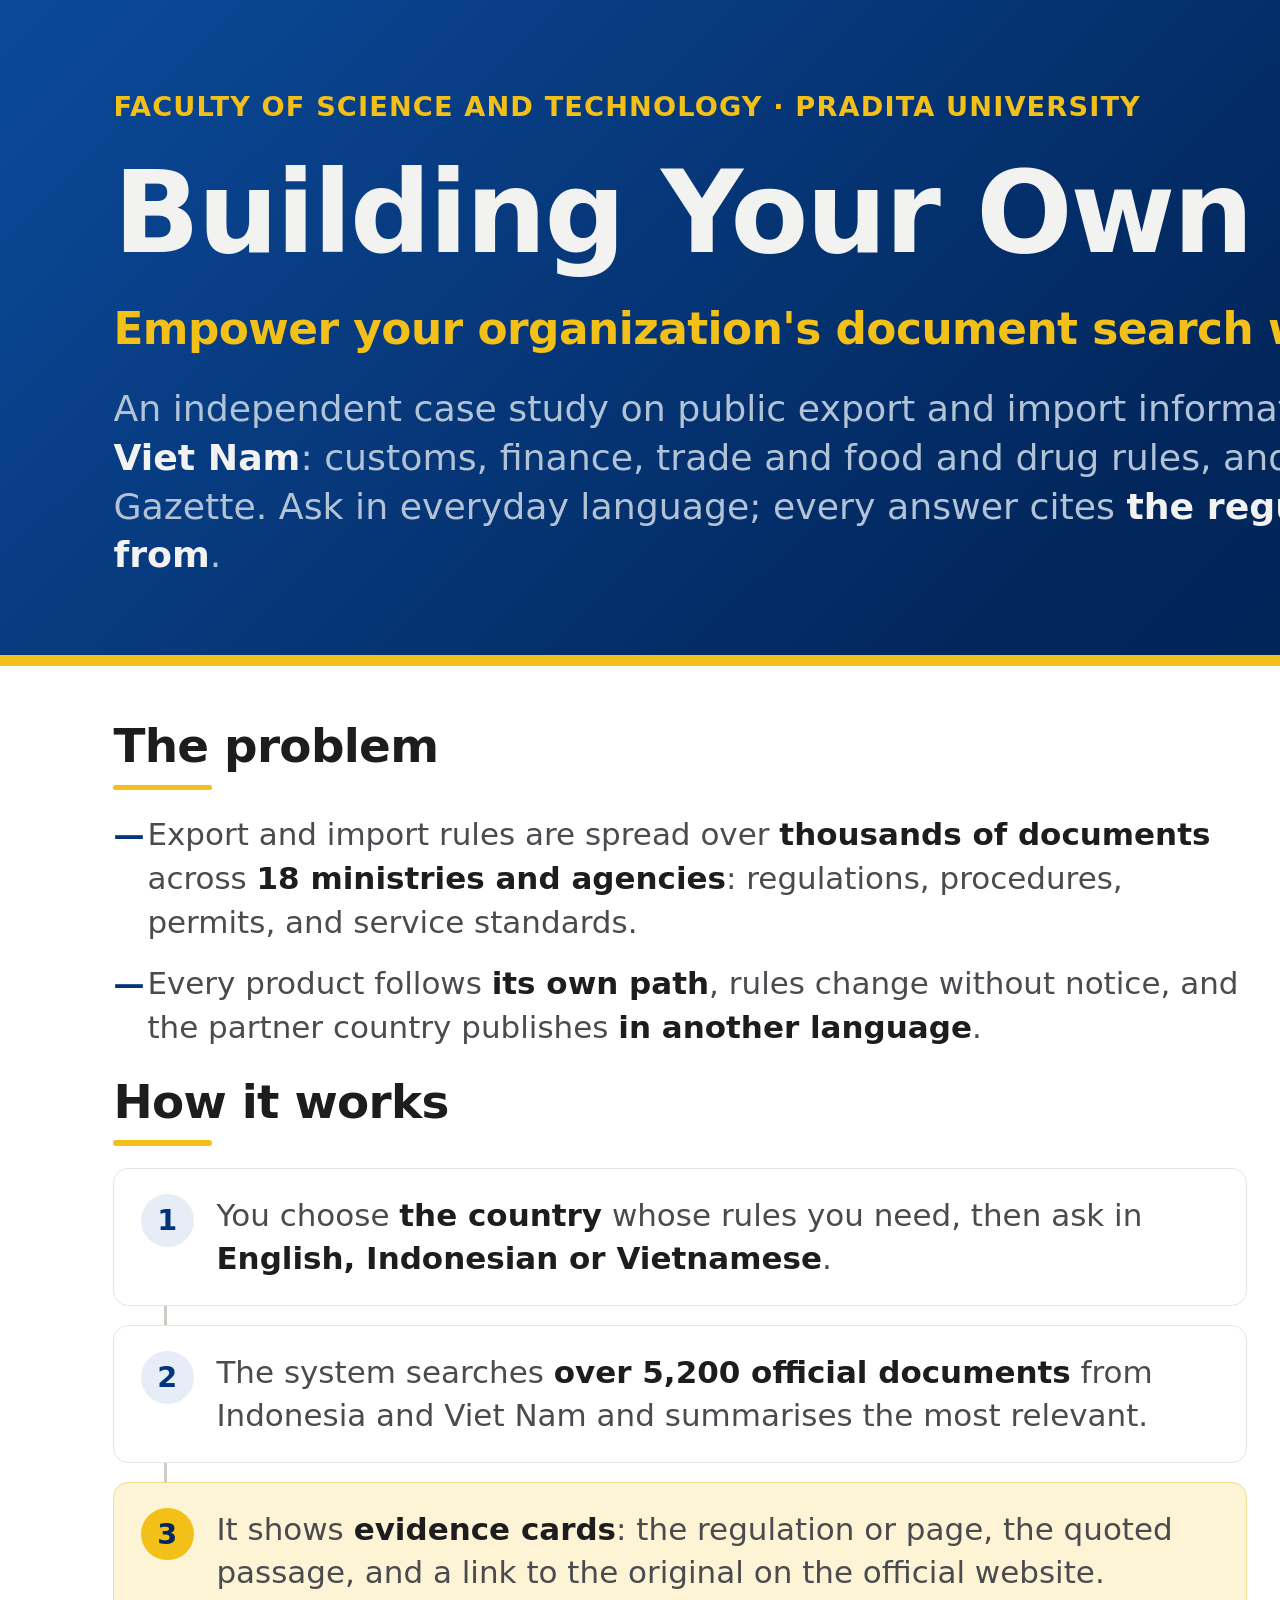
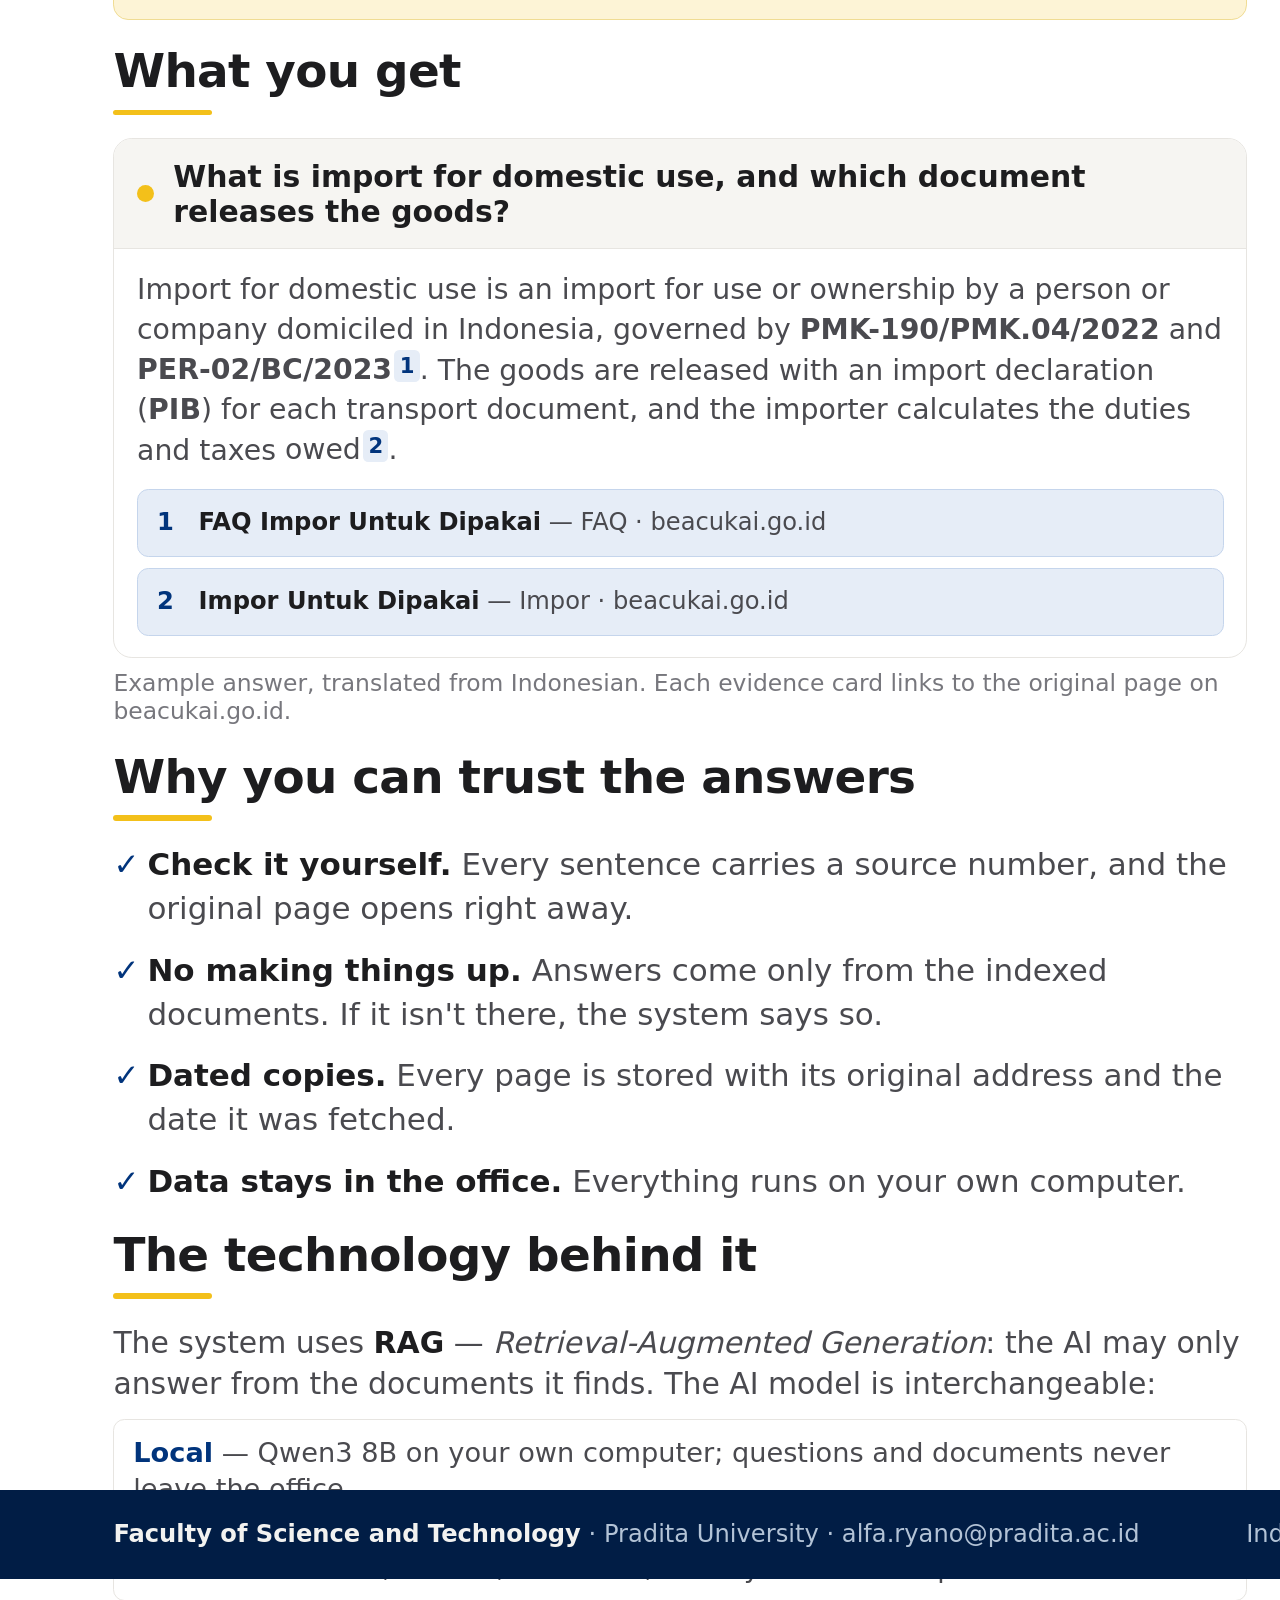
<file: publications/poster/poster_en.html>
<!DOCTYPE html>
<html lang="en">
<head>
<meta charset="utf-8">
<title>Poster A1 (EN) — Building Your Own Local AI · Export-import case study</title>
<style>
/* ==========================================================================
   Poster A1 potret (594 × 841 mm) — Asisten Ekspor Impor, studi kasus
   Bea Cukai dan Kementerian Keuangan
   --------------------------------------------------------------------------
   Memakai sistem warna yang sama dengan landing page produk (navy Bea Cukai
   dan emas lambangnya di atas ramp netral) agar poster dan aplikasinya
   terbaca sebagai satu hal. Tanpa web font: seluruhnya memakai huruf sistem,
   sehingga hasil cetak identik di komputer mana pun.

   Render:  python render_poster.py en   → poster_en.pdf (A1, siap cetak)
   ========================================================================== */

:root {
  --navy:        #01347c;
  --navy-strong: #02275d;
  --navy-text:   #01347c;
  --navy-wash:   #e6edf7;
  --navy-line:   #c5d5ec;
  --gold:        #f3c01a;
  --gold-text:   #7a5a00;
  --gold-wash:   #fdf4d6;
  --gold-line:   #f0dc93;

  --page:  #ffffff;
  --panel: #ffffff;
  --sunken:#f6f5f2;
  --line:  #e7e5e1;
  --line-strong: #cfccc6;

  --ink:   #1d1d1f;
  --ink-2: #4a4a4f;
  --ink-3: #77777d;

  --dark:      #02275d;
  --dark-deep: #011d45;
  --dark-ink:  #f2f2f0;
  --dark-ink-2: #b3c3d6;

  --sans: "Segoe UI Variable Text", "Segoe UI", system-ui, -apple-system, Inter, Arial, sans-serif;
  --display: "Segoe UI Variable Display", "Segoe UI", system-ui, -apple-system, Inter, Arial, sans-serif;
  --mono: "Cascadia Mono", Consolas, ui-monospace, monospace;
}

@page { size: 594mm 841mm; margin: 0; }

* { box-sizing: border-box; margin: 0; padding: 0; }

html, body {
  width: 594mm;
  height: 841mm;
}

body {
  font-family: var(--sans);
  color: var(--ink);
  background: var(--page);
  -webkit-print-color-adjust: exact;
  print-color-adjust: exact;
  display: flex;
  flex-direction: column;
}

/* ---------------------------------------------------------------- header */

.masthead {
  background: linear-gradient(135deg, #0b4a9a 0%, var(--dark) 55%, var(--dark-deep) 100%);
  color: var(--dark-ink);
  padding: 24mm 30mm 20mm;
  border-bottom: 3mm solid var(--gold);
  position: relative;
  overflow: hidden;
}

/* sapuan emas samar di sudut kanan atas, memberi kedalaman pada band gelap */
.masthead::after {
  content: "";
  position: absolute;
  top: -70mm; right: -60mm;
  width: 240mm; height: 240mm;
  border-radius: 50%;
  background: radial-gradient(circle, rgba(243,192,26,0.16) 0%, rgba(243,192,26,0) 68%);
  z-index: 0;
}

/* logo resmi berwarna gelap, jadi diberi alas putih agar terbaca di band gelap */
.brand {
  position: absolute;
  top: 20mm;
  right: 30mm;
  z-index: 2;
  background: #fff;
  border-radius: 3mm;
  padding: 5mm 6mm;
  line-height: 0;
}
.brand img { display: block; width: 95mm; height: auto; }

.kicker {
  font-size: 7.2mm;
  font-weight: 600;
  letter-spacing: 0.30mm;
  text-transform: uppercase;
  color: var(--gold);
  margin-bottom: 9mm;
}

.masthead h1 {
  font-family: var(--display);
  font-size: 30mm;
  line-height: 1.02;
  font-weight: 700;
  letter-spacing: -0.55mm;
  margin-bottom: 8mm;
}

.masthead .tagline {
  font-family: var(--display);
  font-size: 11.6mm;
  line-height: 1.22;
  font-weight: 600;
  letter-spacing: -0.14mm;
  color: var(--gold);
  margin-bottom: 8mm;
  max-width: 440mm;
}

.masthead p {
  font-size: 9.6mm;
  line-height: 1.34;
  font-weight: 400;
  color: var(--dark-ink-2);
  max-width: 440mm;
}
.masthead p b { color: var(--dark-ink); font-weight: 600; }

/* ------------------------------------------------------------------ body */

.sheet {
  flex: 1;
  display: grid;
  grid-template-columns: 300mm 1fr;
  gap: 20mm;
  padding: 14mm 30mm 12mm;
  min-height: 0;
}

.col { display: flex; flex-direction: column; }

h2 {
  font-family: var(--display);
  font-size: 12.4mm;
  font-weight: 700;
  letter-spacing: -0.18mm;
  color: var(--ink);
  margin-bottom: 3mm;
}
h2 + .underline {
  width: 26mm; height: 1.5mm;
  background: var(--gold);
  border-radius: 1mm;
  margin-bottom: 6mm;
}

.block + .block { margin-top: 6.5mm; }

/* ------------------------------------------------------------- daftar */

.points { list-style: none; display: grid; gap: 4.6mm; }

.points li {
  display: grid;
  grid-template-columns: 9mm 1fr;
  align-items: start;
  font-size: 8.2mm;
  line-height: 1.42;
  color: var(--ink-2);
}
.points li b { color: var(--ink); font-weight: 600; }

.points .mark {
  font-size: 8.2mm;
  line-height: 1.42;
  font-weight: 700;
  color: var(--navy);
}
.points.checks .mark { color: var(--navy-text); }

/* -------------------------------------------------------------- langkah */

.steps { display: grid; gap: 0; }

.step {
  display: grid;
  grid-template-columns: 14mm 1fr;
  gap: 6mm;
  align-items: start;
  padding: 6.5mm 7mm;
  background: var(--panel);
  border: 0.5mm solid var(--line);
  border-radius: 4mm;
  font-size: 8.2mm;
  line-height: 1.4;
  color: var(--ink-2);
}
.step b { color: var(--ink); font-weight: 600; }

.step .num {
  width: 14mm; height: 14mm;
  display: grid; place-items: center;
  border-radius: 50%;
  background: var(--navy-wash);
  color: var(--navy-text);
  font-size: 7.6mm;
  font-weight: 700;
}

/* langkah terakhir — hasil yang dilihat pengguna */
.step.final {
  background: var(--gold-wash);
  border-color: var(--gold-line);
}
.step.final .num { background: var(--gold); color: var(--navy-strong); }

.connector {
  width: 0.7mm;
  height: 5mm;
  background: var(--line-strong);
  margin-left: 13.5mm;
}

/* ------------------------------------------------- contoh hasil jawaban */

.demo {
  background: var(--panel);
  border: 0.5mm solid var(--line);
  border-radius: 5mm;
  overflow: hidden;
}

.demo-q {
  display: flex;
  align-items: center;
  gap: 5mm;
  padding: 5.2mm 6mm;
  background: var(--sunken);
  border-bottom: 0.5mm solid var(--line);
  font-size: 7.9mm;
  font-weight: 600;
  color: var(--ink);
}
.demo-q .dot {
  flex: none;
  width: 4.6mm; height: 4.6mm;
  border-radius: 50%;
  background: var(--gold);
}

.demo-a {
  padding: 5.6mm 6mm 5mm;
  font-size: 7.5mm;
  line-height: 1.4;
  color: var(--ink-2);
}
.demo-a .cite {
  display: inline-block;
  min-width: 5.6mm;
  padding: 0.4mm 1.4mm;
  margin-left: 0.6mm;
  border-radius: 1.4mm;
  background: var(--navy-wash);
  color: var(--navy-text);
  font-size: 5.6mm;
  font-weight: 700;
  text-align: center;
  vertical-align: 1.6mm;
}
/* nomor sitasi tidak boleh terpisah sendirian ke baris berikutnya */
.demo-a .keep { white-space: nowrap; }

.demo-sources {
  padding: 0 6mm 5.6mm;
  display: grid;
  gap: 2.8mm;
}
.demo-source {
  display: grid;
  grid-template-columns: 7mm 1fr;
  gap: 4mm;
  align-items: start;
  padding: 4.6mm 5mm;
  background: var(--navy-wash);
  border: 0.4mm solid var(--navy-line);
  border-radius: 3mm;
  font-size: 6.4mm;
  line-height: 1.3;
  color: var(--ink-2);
}
.demo-source .n {
  font-weight: 700;
  color: var(--navy-text);
}
.demo-source b { color: var(--ink); font-weight: 600; }

.demo-caption {
  margin-top: 3mm;
  font-size: 6.2mm;
  color: var(--ink-3);
}

/* ------------------------------------------------------------------ CTA */

.cta {
  background: var(--dark);
  border-radius: 7mm;
  padding: 10mm 11mm 9mm;
  text-align: center;
  color: var(--dark-ink);
}

.cta-kicker {
  font-size: 7.4mm;
  font-weight: 700;
  letter-spacing: 0.6mm;
  text-transform: uppercase;
  color: var(--gold);
  margin-bottom: 8mm;
}

.qr-frame {
  background: #fff;
  border-radius: 4mm;
  padding: 4.4mm;
  width: 80mm;
  margin: 0 auto 7mm;
}
.qr-frame img { display: block; width: 100%; height: auto; image-rendering: pixelated; }

.cta-url {
  font-family: var(--display);
  font-size: 10.4mm;
  font-weight: 700;
  letter-spacing: -0.12mm;
  color: #fff;
  margin-bottom: 3mm;
  word-break: break-word;
}
.cta-hint { font-size: 6.6mm; color: var(--dark-ink-2); }

.cta hr {
  border: 0;
  border-top: 0.4mm solid rgba(255,255,255,0.18);
  margin: 9mm 0;
}

.creds { display: grid; gap: 4.5mm; text-align: left; }
.cred-row {
  display: grid;
  grid-template-columns: 52mm 1fr;
  align-items: center;
  gap: 5mm;
}
.cred-row span { font-size: 6.8mm; color: var(--dark-ink-2); }
.cred-row code {
  font-family: var(--mono);
  font-size: 9mm;
  font-weight: 700;
  color: #fff;
  background: rgba(255,255,255,0.10);
  border: 0.4mm solid rgba(255,255,255,0.22);
  border-radius: 2.6mm;
  padding: 2.4mm 5mm;
  text-align: center;
}

.cta-note {
  margin-top: 8mm;
  font-size: 6.2mm;
  line-height: 1.4;
  color: var(--dark-ink-2);
}

/* --------------------------------------------------------- pertanyaan */

.asks { display: grid; gap: 5mm; }

.ask {
  background: var(--panel);
  border: 0.5mm solid var(--line);
  border-left: 2mm solid var(--gold);
  border-radius: 3.4mm;
  padding: 5.6mm 6.5mm;
  font-size: 7.9mm;
  line-height: 1.34;
  color: var(--ink);
}

.asks-note {
  margin-top: 5mm;
  font-size: 6.2mm;
  line-height: 1.4;
  color: var(--ink-3);
}

/* ------------------------------------------------------------- angka */

/* ditumpuk vertikal: ketiganya satuan berbeda, bukan satu deret yang
   bisa dibandingkan berdampingan */
.stats {
  display: grid;
  gap: 4mm;
}

.stat {
  display: grid;
  grid-template-columns: 70mm 1fr;
  align-items: center;
  gap: 6mm;
  background: var(--sunken);
  border: 0.5mm solid var(--line);
  border-radius: 4mm;
  padding: 4.4mm 7mm;
}
.stat .value {
  font-family: var(--display);
  font-size: 16.5mm;
  font-weight: 700;
  line-height: 1;
  letter-spacing: -0.3mm;
  color: var(--navy-text);
}
.stat .label {
  font-size: 7.2mm;
  line-height: 1.3;
  color: var(--ink-2);
}

/* ---------------------------------------------------- teknologi (RAG) */

.tech-lead {
  font-size: 7.9mm;
  line-height: 1.38;
  color: var(--ink-2);
  margin-bottom: 4mm;
}
.tech-lead b { color: var(--ink); font-weight: 600; }

.tech-opts { display: grid; gap: 3mm; }

.tech-opt {
  background: var(--panel);
  border: 0.5mm solid var(--line);
  border-radius: 3mm;
  padding: 3.8mm 5mm;
  font-size: 7.2mm;
  line-height: 1.34;
  color: var(--ink-2);
}
.tech-opt b {
  font-weight: 700;
  color: var(--navy-text);
}

/* ------------------------------------------------------------- format */

.chips { display: flex; flex-wrap: wrap; gap: 3.4mm; }

.chip {
  padding: 3.2mm 5.4mm;
  background: var(--panel);
  border: 0.5mm solid var(--line-strong);
  border-radius: 20mm;
  font-size: 6.8mm;
  font-weight: 600;
  color: var(--ink-2);
}
/* bagian situs sumber dibedakan warnanya dari daftar format file */
.chip.ext {
  border-color: var(--gold);
  background: var(--gold-wash);
  color: var(--gold-text);
}

.chips-sub {
  margin: 4.4mm 0 3.6mm;
  font-size: 6.6mm;
  line-height: 1.34;
  color: var(--ink-2);
}
.chips-sub b { color: var(--ink); font-weight: 600; }

/* ------------------------------------------------- spesifikasi & harga */

.spec-line {
  margin-top: 5mm;
  padding: 5mm 6mm;
  background: var(--gold-wash);
  border: 0.5mm solid var(--gold-line);
  border-radius: 3mm;
  font-size: 7.6mm;
  line-height: 1.38;
  color: var(--ink-2);
}
.spec-line b { color: var(--gold-text); font-weight: 700; }

/* ---------------------------------------------------------------- kaki */

.footer {
  background: var(--dark-deep);
  color: var(--dark-ink-2);
  padding: 8mm 30mm;
  display: flex;
  justify-content: space-between;
  align-items: center;
  gap: 20mm;
  font-size: 6.4mm;
}
.footer b { color: var(--dark-ink); font-weight: 600; }
</style>
</head>
<body>

<header class="masthead">
  <div class="brand"><img src="pradita-logo.png" alt="Pradita University logo"></div>
  <div class="kicker">Faculty of Science and Technology &middot; Pradita University</div>
  <h1>Building Your Own Local AI</h1>
  <p class="tagline">Empower your organization's document search with AI</p>
  <p>An independent case study on public export and import information from
     <b>Indonesia</b> and <b>Viet Nam</b>: customs, finance, trade and food and
     drug rules, and the Vietnamese Official Gazette. Ask in everyday language;
     every answer cites <b>the regulation or page it came from</b>.</p>
</header>

<main class="sheet">

  <!-- ============================ left column ============================ -->
  <div class="col">

    <section class="block">
      <h2>The problem</h2><div class="underline"></div>
      <ul class="points">
        <li><span class="mark">—</span>
          <span>Export and import rules are spread over <b>thousands of
          documents</b> across <b>18 ministries and agencies</b>: regulations,
          procedures, permits, and service standards.</span></li>
        <li><span class="mark">—</span>
          <span>Every product follows <b>its own path</b>, rules change
          without notice, and the partner country publishes <b>in another
          language</b>.</span></li>
      </ul>
    </section>

    <section class="block">
      <h2>How it works</h2><div class="underline"></div>
      <div class="steps">
        <div class="step">
          <div class="num">1</div>
          <div>You choose <b>the country</b> whose rules you need, then ask in
               <b>English, Indonesian or Vietnamese</b>.</div>
        </div>
        <div class="connector"></div>
        <div class="step">
          <div class="num">2</div>
          <div>The system searches <b>over 5,200 official documents</b> from
               Indonesia and Viet Nam and summarises the most relevant.</div>
        </div>
        <div class="connector"></div>
        <div class="step final">
          <div class="num">3</div>
          <div>It shows <b>evidence cards</b>: the regulation or page, the
               quoted passage, and a link to the original on the official
               website.</div>
        </div>
      </div>
    </section>

    <section class="block">
      <h2>What you get</h2><div class="underline"></div>
      <div class="demo">
        <div class="demo-q"><span class="dot"></span>What is import for domestic use, and which document releases the goods?</div>
        <div class="demo-a">
          Import for domestic use is an import for use or ownership by a person
          or company domiciled in Indonesia, governed by
          <b>PMK-190/PMK.04/2022</b> and <span class="keep"><b>PER-02/BC/2023</b><span class="cite">1</span>.</span>
          The goods are released with an import declaration (<b>PIB</b>) for
          each transport document, and the importer calculates the duties and
          taxes <span class="keep">owed<span class="cite">2</span>.</span>
        </div>
        <div class="demo-sources">
          <div class="demo-source"><span class="n">1</span>
            <span><b>FAQ Impor Untuk Dipakai</b> — FAQ · beacukai.go.id</span></div>
          <div class="demo-source"><span class="n">2</span>
            <span><b>Impor Untuk Dipakai</b> — Impor · beacukai.go.id</span></div>
        </div>
      </div>
      <p class="demo-caption">Example answer, translated from Indonesian. Each
         evidence card links to the original page on beacukai.go.id.</p>
    </section>

    <section class="block">
      <h2>Why you can trust the answers</h2><div class="underline"></div>
      <ul class="points checks">
        <li><span class="mark">&#10003;</span>
          <span><b>Check it yourself.</b> Every sentence carries a source
          number, and the original page opens right away.</span></li>
        <li><span class="mark">&#10003;</span>
          <span><b>No making things up.</b> Answers come only from the indexed
          documents. If it isn't there, the system says so.</span></li>
        <li><span class="mark">&#10003;</span>
          <span><b>Dated copies.</b> Every page is stored with its original
          address and the date it was fetched.</span></li>
        <li><span class="mark">&#10003;</span>
          <span><b>Data stays in the office.</b> Everything runs on your own
          computer.</span></li>
      </ul>
    </section>

    <section class="block">
      <h2>The technology behind it</h2><div class="underline"></div>
      <p class="tech-lead">The system uses <b>RAG</b> —
         <i>Retrieval-Augmented Generation</i>: the AI may only answer from the
         documents it finds. The AI model is interchangeable:</p>
      <div class="tech-opts">
        <div class="tech-opt"><b>Local</b> — Qwen3 8B on your own computer;
          questions and documents never leave the office.</div>
        <div class="tech-opt"><b>Cloud</b> — ChatGPT, Gemini, or Claude, when
          you want sharper answers.</div>
      </div>
    </section>

  </div>

  <!-- ============================ right column =========================== -->
  <div class="col">

    <section class="cta">
      <div class="cta-kicker">Try it now</div>
      <div class="qr-frame"><img src="qr_code.png" alt="QR code to exim.ayolearn.stream"></div>
      <div class="cta-url">https://exim.ayolearn.stream</div>
      <div class="cta-hint">Scan the QR code, or type the address above</div>
      <hr>
      <div class="creds">
        <div class="cred-row"><span>Username</span><code>guest</code></div>
        <div class="cred-row"><span>Password</span><code>i am guest</code></div>
      </div>
      <div class="cta-note">The guest account can ask questions and download cited documents.</div>
    </section>

    <section class="block">
      <h2>Try asking</h2><div class="underline"></div>
      <div class="asks">
        <div class="ask">Which facilities does KITE give to exporters?</div>
        <div class="ask">What are the rules for export duty on crude palm oil?</div>
        <div class="ask">Which regulation sets import duty rates under the ASEAN Trade in Goods Agreement?</div>
      </div>
      <p class="asks-note">All three already find their sources in the indexed
         documents.</p>
    </section>

    <section class="block">
      <h2>Key Numbers</h2><div class="underline"></div>
      <div class="stats">
        <div class="stat">
          <div class="value">5,200+</div>
          <div class="label">Documents indexed, Indonesia and Viet Nam</div>
        </div>
        <div class="stat">
          <div class="value">177K</div>
          <div class="label">Searchable passages</div>
        </div>
        <div class="stat">
          <div class="value">3</div>
          <div class="label">Languages: English, Indonesian, Vietnamese</div>
        </div>
      </div>
    </section>

    <section class="block">
      <h2>What it can read</h2><div class="underline"></div>
      <div class="chips">
        <span class="chip">PDF</span>
        <span class="chip">Word</span>
        <span class="chip">Excel</span>
        <span class="chip">PowerPoint</span>
        <span class="chip">Web pages</span>
        <span class="chip">CSV</span>
        <span class="chip">Text</span>
        <span class="chip">Images &amp; scans (OCR)</span>
      </div>
      <p class="chips-sub">This demo indexes public content from official
         websites of <b>Indonesia</b> and <b>Viet Nam</b>:</p>
      <div class="chips">
        <span class="chip ext">Procedures</span>
        <span class="chip ext">FAQ</span>
        <span class="chip ext">Tariffs &amp; rates</span>
        <span class="chip ext">Finance regulations</span>
        <span class="chip ext">Certificates of origin</span>
        <span class="chip ext">Food &amp; drug imports</span>
        <span class="chip ext">Vietnamese gazette</span>
      </div>
      <p class="spec-line"><b>Specs:</b> Intel Core i7, 8 GB VGA, 32 GB RAM,
         10 GB storage &mdash; <b>≈ IDR 20 million</b> per unit.</p>
    </section>

  </div>
</main>

<footer class="footer">
  <div><b>Faculty of Science and Technology</b> &middot; Pradita University &middot; alfa.ryano@pradita.ac.id</div>
  <div>Independent case study &middot; not an official service of any government office</div>
</footer>

</body>
</html>
</file>
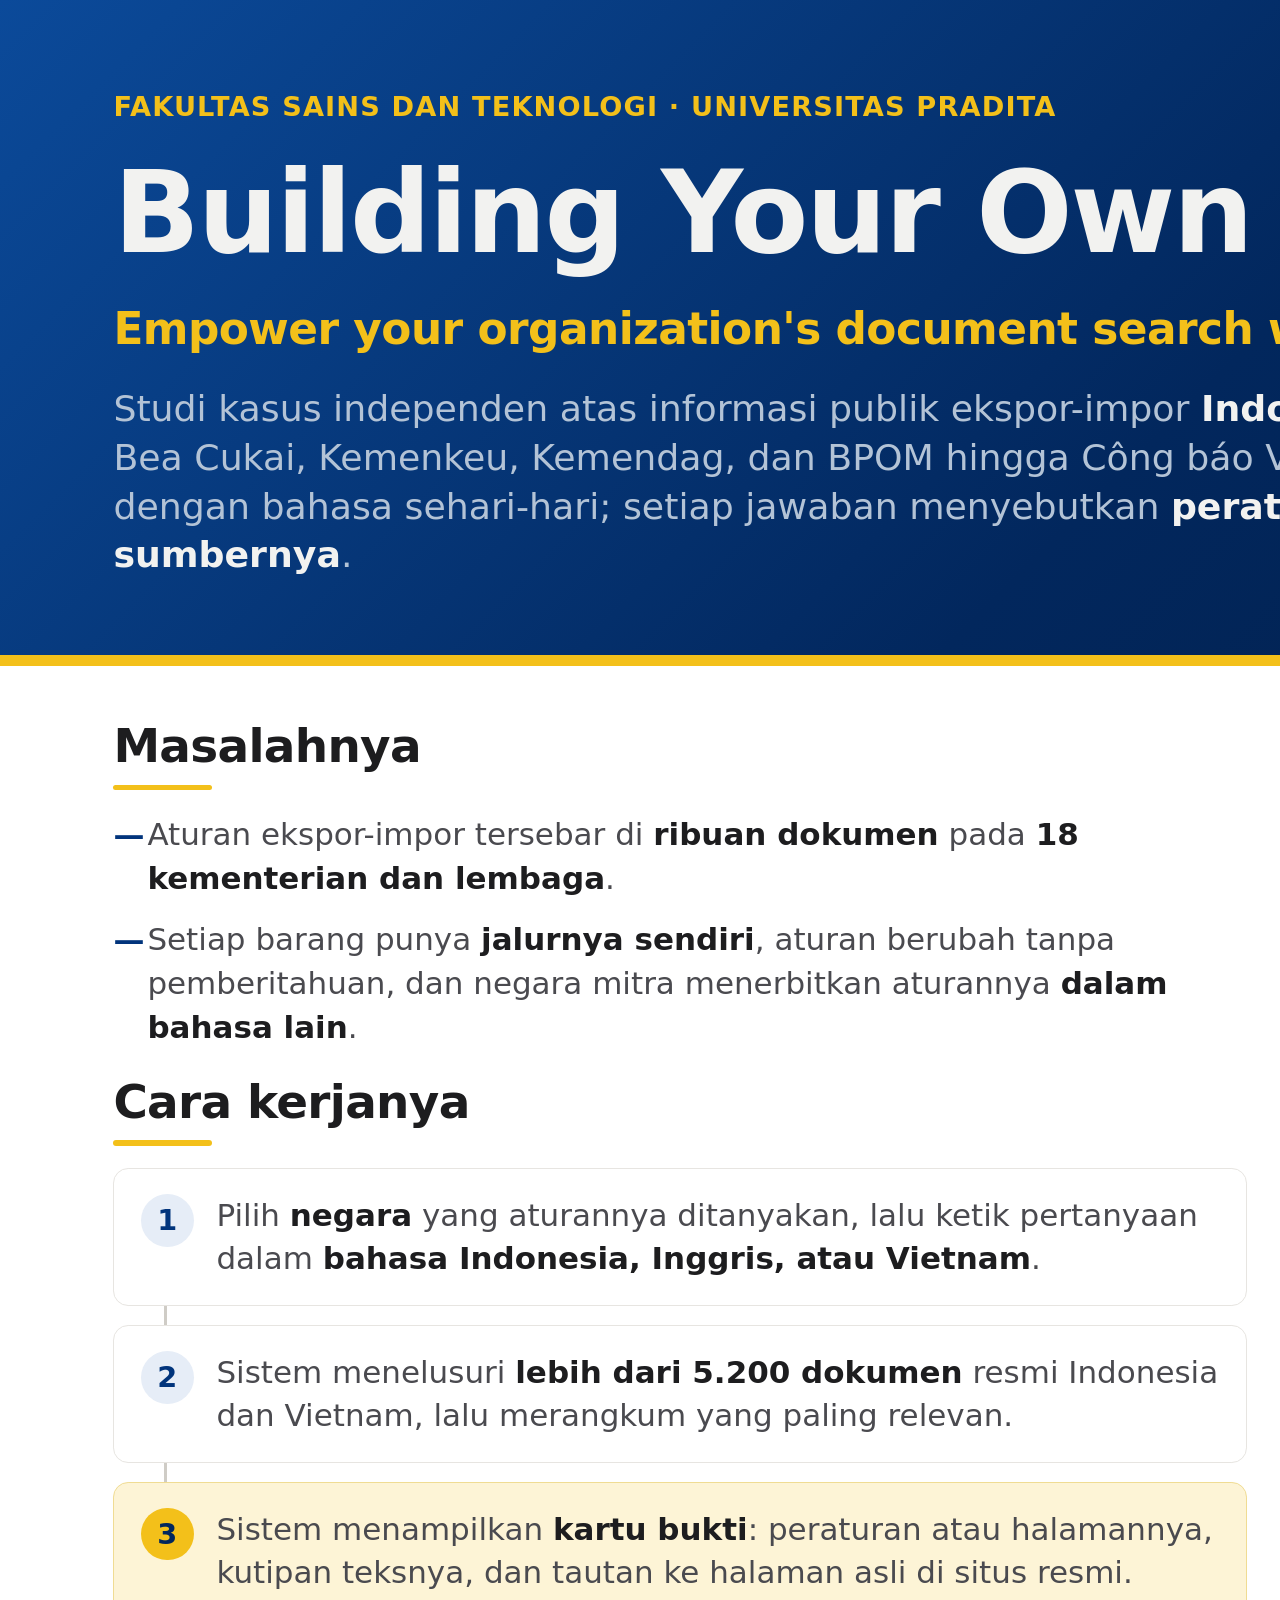
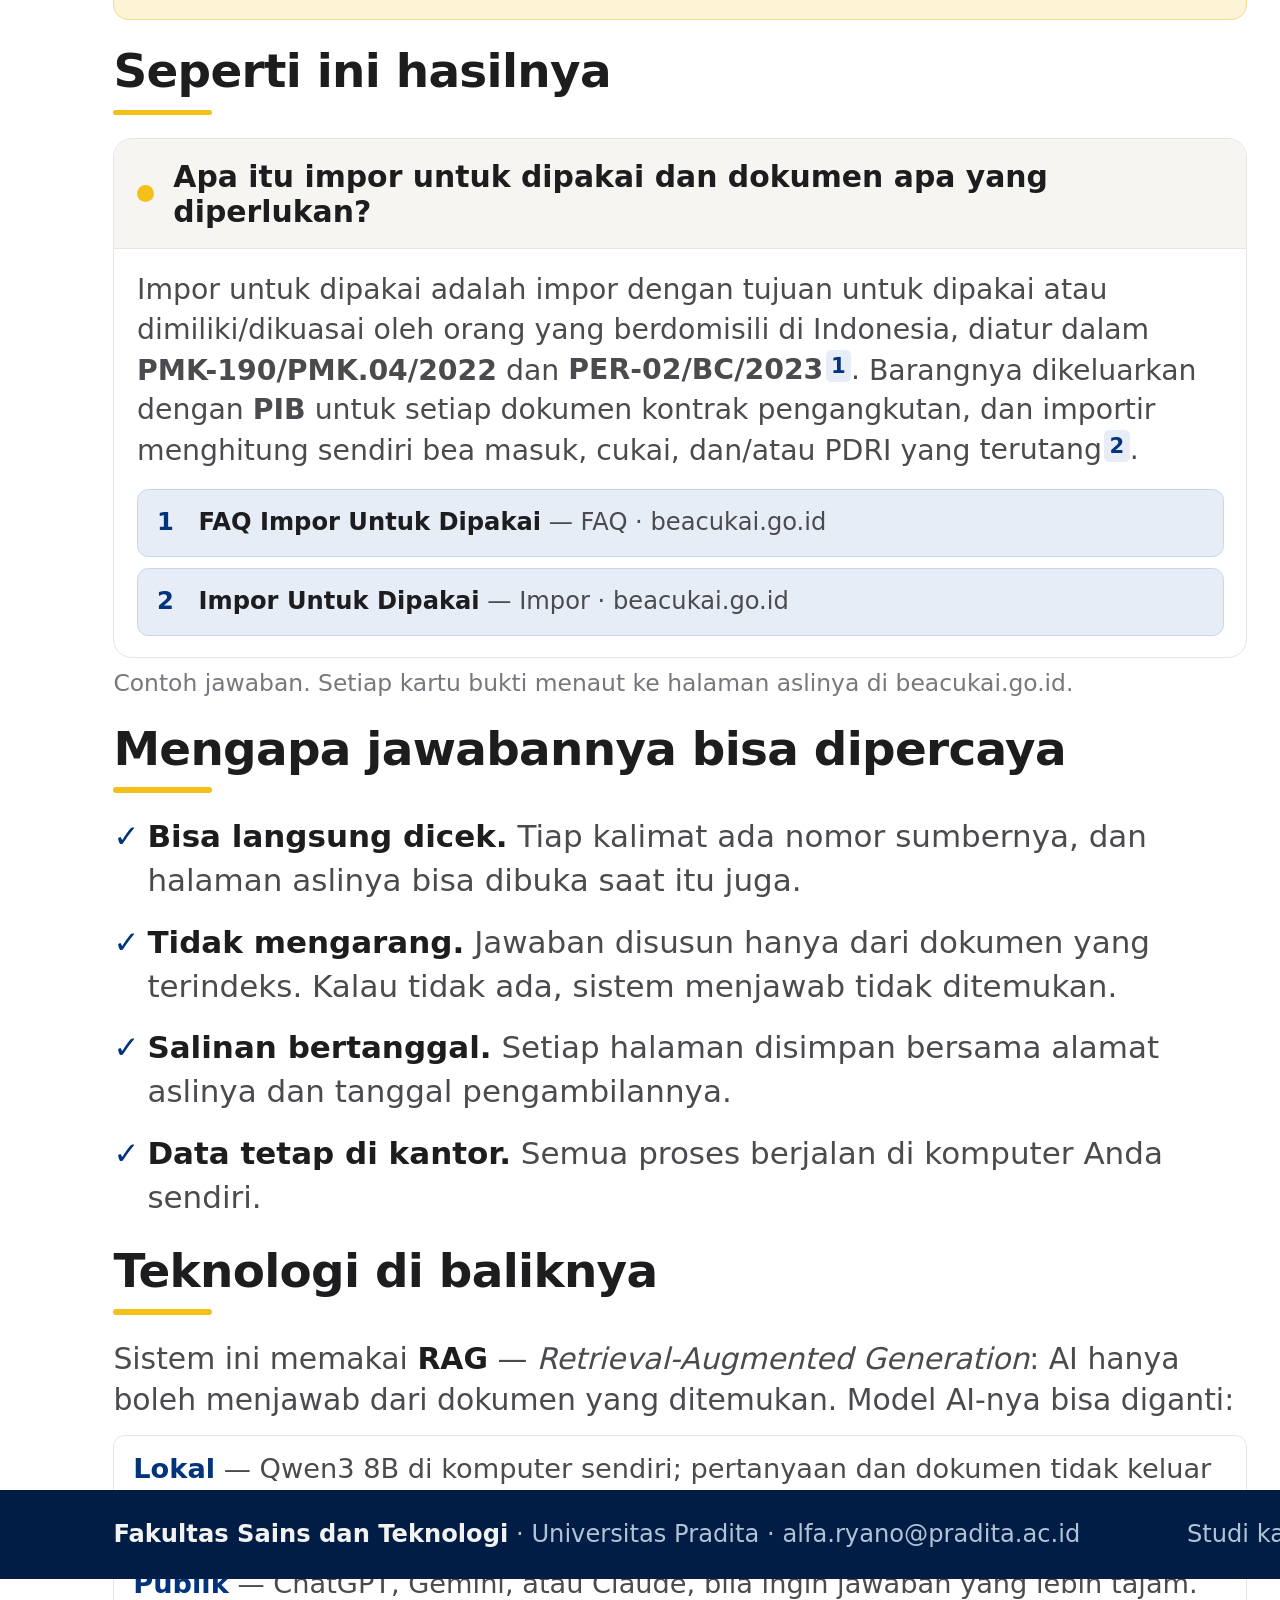
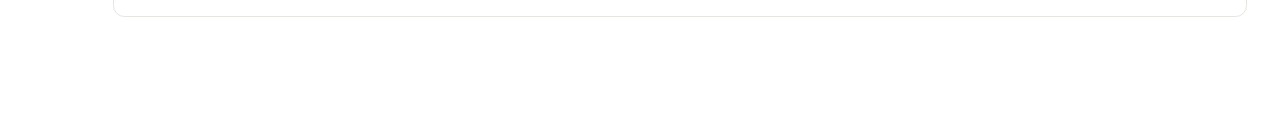
<file: publications/poster/poster_id.html>
<!DOCTYPE html>
<html lang="id">
<head>
<meta charset="utf-8">
<title>Poster A1 (ID) — Building Your Own Local AI · Studi kasus ekspor-impor</title>
<style>
/* ==========================================================================
   Poster A1 potret (594 × 841 mm) — Asisten Ekspor Impor, studi kasus
   Bea Cukai dan Kementerian Keuangan
   --------------------------------------------------------------------------
   Memakai sistem warna yang sama dengan landing page produk (navy Bea Cukai
   dan emas lambangnya di atas ramp netral) agar poster dan aplikasinya
   terbaca sebagai satu hal. Tanpa web font: seluruhnya memakai huruf sistem,
   sehingga hasil cetak identik di komputer mana pun.

   Render:  python render_poster.py id   → poster_id.pdf (A1, siap cetak)
   ========================================================================== */

:root {
  --navy:        #01347c;
  --navy-strong: #02275d;
  --navy-text:   #01347c;
  --navy-wash:   #e6edf7;
  --navy-line:   #c5d5ec;
  --gold:        #f3c01a;
  --gold-text:   #7a5a00;
  --gold-wash:   #fdf4d6;
  --gold-line:   #f0dc93;

  --page:  #ffffff;
  --panel: #ffffff;
  --sunken:#f6f5f2;
  --line:  #e7e5e1;
  --line-strong: #cfccc6;

  --ink:   #1d1d1f;
  --ink-2: #4a4a4f;
  --ink-3: #77777d;

  --dark:      #02275d;
  --dark-deep: #011d45;
  --dark-ink:  #f2f2f0;
  --dark-ink-2: #b3c3d6;

  --sans: "Segoe UI Variable Text", "Segoe UI", system-ui, -apple-system, Inter, Arial, sans-serif;
  --display: "Segoe UI Variable Display", "Segoe UI", system-ui, -apple-system, Inter, Arial, sans-serif;
  --mono: "Cascadia Mono", Consolas, ui-monospace, monospace;
}

@page { size: 594mm 841mm; margin: 0; }

* { box-sizing: border-box; margin: 0; padding: 0; }

html, body {
  width: 594mm;
  height: 841mm;
}

body {
  font-family: var(--sans);
  color: var(--ink);
  background: var(--page);
  -webkit-print-color-adjust: exact;
  print-color-adjust: exact;
  display: flex;
  flex-direction: column;
}

/* ---------------------------------------------------------------- header */

.masthead {
  background: linear-gradient(135deg, #0b4a9a 0%, var(--dark) 55%, var(--dark-deep) 100%);
  color: var(--dark-ink);
  padding: 24mm 30mm 20mm;
  border-bottom: 3mm solid var(--gold);
  position: relative;
  overflow: hidden;
}

/* sapuan emas samar di sudut kanan atas, memberi kedalaman pada band gelap */
.masthead::after {
  content: "";
  position: absolute;
  top: -70mm; right: -60mm;
  width: 240mm; height: 240mm;
  border-radius: 50%;
  background: radial-gradient(circle, rgba(243,192,26,0.16) 0%, rgba(243,192,26,0) 68%);
  z-index: 0;
}

/* logo resmi berwarna gelap, jadi diberi alas putih agar terbaca di band gelap */
.brand {
  position: absolute;
  top: 20mm;
  right: 30mm;
  z-index: 2;
  background: #fff;
  border-radius: 3mm;
  padding: 5mm 6mm;
  line-height: 0;
}
.brand img { display: block; width: 95mm; height: auto; }

.kicker {
  font-size: 7.2mm;
  font-weight: 600;
  letter-spacing: 0.30mm;
  text-transform: uppercase;
  color: var(--gold);
  margin-bottom: 9mm;
}

.masthead h1 {
  font-family: var(--display);
  font-size: 30mm;
  line-height: 1.02;
  font-weight: 700;
  letter-spacing: -0.55mm;
  margin-bottom: 8mm;
}

.masthead .tagline {
  font-family: var(--display);
  font-size: 11.6mm;
  line-height: 1.22;
  font-weight: 600;
  letter-spacing: -0.14mm;
  color: var(--gold);
  margin-bottom: 8mm;
  max-width: 440mm;
}

.masthead p {
  font-size: 9.6mm;
  line-height: 1.34;
  font-weight: 400;
  color: var(--dark-ink-2);
  max-width: 440mm;
}
.masthead p b { color: var(--dark-ink); font-weight: 600; }

/* ------------------------------------------------------------------ body */

.sheet {
  flex: 1;
  display: grid;
  grid-template-columns: 300mm 1fr;
  gap: 20mm;
  padding: 14mm 30mm 12mm;
  min-height: 0;
}

.col { display: flex; flex-direction: column; }

h2 {
  font-family: var(--display);
  font-size: 12.4mm;
  font-weight: 700;
  letter-spacing: -0.18mm;
  color: var(--ink);
  margin-bottom: 3mm;
}
h2 + .underline {
  width: 26mm; height: 1.5mm;
  background: var(--gold);
  border-radius: 1mm;
  margin-bottom: 6mm;
}

.block + .block { margin-top: 6.5mm; }

/* ------------------------------------------------------------- daftar */

.points { list-style: none; display: grid; gap: 4.6mm; }

.points li {
  display: grid;
  grid-template-columns: 9mm 1fr;
  align-items: start;
  font-size: 8.2mm;
  line-height: 1.42;
  color: var(--ink-2);
}
.points li b { color: var(--ink); font-weight: 600; }

.points .mark {
  font-size: 8.2mm;
  line-height: 1.42;
  font-weight: 700;
  color: var(--navy);
}
.points.checks .mark { color: var(--navy-text); }

/* -------------------------------------------------------------- langkah */

.steps { display: grid; gap: 0; }

.step {
  display: grid;
  grid-template-columns: 14mm 1fr;
  gap: 6mm;
  align-items: start;
  padding: 6.5mm 7mm;
  background: var(--panel);
  border: 0.5mm solid var(--line);
  border-radius: 4mm;
  font-size: 8.2mm;
  line-height: 1.4;
  color: var(--ink-2);
}
.step b { color: var(--ink); font-weight: 600; }

.step .num {
  width: 14mm; height: 14mm;
  display: grid; place-items: center;
  border-radius: 50%;
  background: var(--navy-wash);
  color: var(--navy-text);
  font-size: 7.6mm;
  font-weight: 700;
}

/* langkah terakhir — hasil yang dilihat pengguna */
.step.final {
  background: var(--gold-wash);
  border-color: var(--gold-line);
}
.step.final .num { background: var(--gold); color: var(--navy-strong); }

.connector {
  width: 0.7mm;
  height: 5mm;
  background: var(--line-strong);
  margin-left: 13.5mm;
}

/* ------------------------------------------------- contoh hasil jawaban */

.demo {
  background: var(--panel);
  border: 0.5mm solid var(--line);
  border-radius: 5mm;
  overflow: hidden;
}

.demo-q {
  display: flex;
  align-items: center;
  gap: 5mm;
  padding: 5.2mm 6mm;
  background: var(--sunken);
  border-bottom: 0.5mm solid var(--line);
  font-size: 7.9mm;
  font-weight: 600;
  color: var(--ink);
}
.demo-q .dot {
  flex: none;
  width: 4.6mm; height: 4.6mm;
  border-radius: 50%;
  background: var(--gold);
}

.demo-a {
  padding: 5.6mm 6mm 5mm;
  font-size: 7.5mm;
  line-height: 1.4;
  color: var(--ink-2);
}
.demo-a .cite {
  display: inline-block;
  min-width: 5.6mm;
  padding: 0.4mm 1.4mm;
  margin-left: 0.6mm;
  border-radius: 1.4mm;
  background: var(--navy-wash);
  color: var(--navy-text);
  font-size: 5.6mm;
  font-weight: 700;
  text-align: center;
  vertical-align: 1.6mm;
}
/* nomor sitasi tidak boleh terpisah sendirian ke baris berikutnya */
.demo-a .keep { white-space: nowrap; }

.demo-sources {
  padding: 0 6mm 5.6mm;
  display: grid;
  gap: 2.8mm;
}
.demo-source {
  display: grid;
  grid-template-columns: 7mm 1fr;
  gap: 4mm;
  align-items: start;
  padding: 4.6mm 5mm;
  background: var(--navy-wash);
  border: 0.4mm solid var(--navy-line);
  border-radius: 3mm;
  font-size: 6.4mm;
  line-height: 1.3;
  color: var(--ink-2);
}
.demo-source .n {
  font-weight: 700;
  color: var(--navy-text);
}
.demo-source b { color: var(--ink); font-weight: 600; }

.demo-caption {
  margin-top: 3mm;
  font-size: 6.2mm;
  color: var(--ink-3);
}

/* ------------------------------------------------------------------ CTA */

.cta {
  background: var(--dark);
  border-radius: 7mm;
  padding: 10mm 11mm 9mm;
  text-align: center;
  color: var(--dark-ink);
}

.cta-kicker {
  font-size: 7.4mm;
  font-weight: 700;
  letter-spacing: 0.6mm;
  text-transform: uppercase;
  color: var(--gold);
  margin-bottom: 8mm;
}

.qr-frame {
  background: #fff;
  border-radius: 4mm;
  padding: 4.4mm;
  width: 80mm;
  margin: 0 auto 7mm;
}
.qr-frame img { display: block; width: 100%; height: auto; image-rendering: pixelated; }

.cta-url {
  font-family: var(--display);
  font-size: 10.4mm;
  font-weight: 700;
  letter-spacing: -0.12mm;
  color: #fff;
  margin-bottom: 3mm;
  word-break: break-word;
}
.cta-hint { font-size: 6.6mm; color: var(--dark-ink-2); }

.cta hr {
  border: 0;
  border-top: 0.4mm solid rgba(255,255,255,0.18);
  margin: 9mm 0;
}

.creds { display: grid; gap: 4.5mm; text-align: left; }
.cred-row {
  display: grid;
  grid-template-columns: 52mm 1fr;
  align-items: center;
  gap: 5mm;
}
.cred-row span { font-size: 6.8mm; color: var(--dark-ink-2); }
.cred-row code {
  font-family: var(--mono);
  font-size: 9mm;
  font-weight: 700;
  color: #fff;
  background: rgba(255,255,255,0.10);
  border: 0.4mm solid rgba(255,255,255,0.22);
  border-radius: 2.6mm;
  padding: 2.4mm 5mm;
  text-align: center;
}

.cta-note {
  margin-top: 8mm;
  font-size: 6.2mm;
  line-height: 1.4;
  color: var(--dark-ink-2);
}

/* --------------------------------------------------------- pertanyaan */

.asks { display: grid; gap: 5mm; }

.ask {
  background: var(--panel);
  border: 0.5mm solid var(--line);
  border-left: 2mm solid var(--gold);
  border-radius: 3.4mm;
  padding: 5.6mm 6.5mm;
  font-size: 7.9mm;
  line-height: 1.34;
  color: var(--ink);
}

.asks-note {
  margin-top: 5mm;
  font-size: 6.2mm;
  line-height: 1.4;
  color: var(--ink-3);
}

/* ------------------------------------------------------------- angka */

/* ditumpuk vertikal: ketiganya satuan berbeda, bukan satu deret yang
   bisa dibandingkan berdampingan */
.stats {
  display: grid;
  gap: 4mm;
}

.stat {
  display: grid;
  grid-template-columns: 70mm 1fr;
  align-items: center;
  gap: 6mm;
  background: var(--sunken);
  border: 0.5mm solid var(--line);
  border-radius: 4mm;
  padding: 4.4mm 7mm;
}
.stat .value {
  font-family: var(--display);
  font-size: 16.5mm;
  font-weight: 700;
  line-height: 1;
  letter-spacing: -0.3mm;
  color: var(--navy-text);
}
.stat .label {
  font-size: 7.2mm;
  line-height: 1.3;
  color: var(--ink-2);
}

/* ---------------------------------------------------- teknologi (RAG) */

.tech-lead {
  font-size: 7.9mm;
  line-height: 1.38;
  color: var(--ink-2);
  margin-bottom: 4mm;
}
.tech-lead b { color: var(--ink); font-weight: 600; }

.tech-opts { display: grid; gap: 3mm; }

.tech-opt {
  background: var(--panel);
  border: 0.5mm solid var(--line);
  border-radius: 3mm;
  padding: 3.8mm 5mm;
  font-size: 7.2mm;
  line-height: 1.34;
  color: var(--ink-2);
}
.tech-opt b {
  font-weight: 700;
  color: var(--navy-text);
}

/* ------------------------------------------------------------- format */

.chips { display: flex; flex-wrap: wrap; gap: 3.4mm; }

.chip {
  padding: 3.2mm 5.4mm;
  background: var(--panel);
  border: 0.5mm solid var(--line-strong);
  border-radius: 20mm;
  font-size: 6.8mm;
  font-weight: 600;
  color: var(--ink-2);
}
/* bagian situs sumber dibedakan warnanya dari daftar format file */
.chip.ext {
  border-color: var(--gold);
  background: var(--gold-wash);
  color: var(--gold-text);
}

.chips-sub {
  margin: 4.4mm 0 3.6mm;
  font-size: 6.6mm;
  line-height: 1.34;
  color: var(--ink-2);
}
.chips-sub b { color: var(--ink); font-weight: 600; }

/* ------------------------------------------------- spesifikasi & harga */

.spec-line {
  margin-top: 5mm;
  padding: 5mm 6mm;
  background: var(--gold-wash);
  border: 0.5mm solid var(--gold-line);
  border-radius: 3mm;
  font-size: 7.6mm;
  line-height: 1.38;
  color: var(--ink-2);
}
.spec-line b { color: var(--gold-text); font-weight: 700; }

/* ---------------------------------------------------------------- kaki */

.footer {
  background: var(--dark-deep);
  color: var(--dark-ink-2);
  padding: 8mm 30mm;
  display: flex;
  justify-content: space-between;
  align-items: center;
  gap: 20mm;
  font-size: 6.4mm;
}
.footer b { color: var(--dark-ink); font-weight: 600; }
</style>
</head>
<body>

<header class="masthead">
  <div class="brand"><img src="pradita-logo.png" alt="Logo Universitas Pradita"></div>
  <div class="kicker">Fakultas Sains dan Teknologi &middot; Universitas Pradita</div>
  <h1>Building Your Own Local AI</h1>
  <p class="tagline">Empower your organization's document search with AI</p>
  <p>Studi kasus independen atas informasi publik ekspor-impor
     <b>Indonesia</b> dan <b>Vietnam</b>, dari Bea Cukai, Kemenkeu, Kemendag,
     dan BPOM hingga Công báo Vietnam. Tanyakan apa saja dengan bahasa
     sehari-hari; setiap jawaban menyebutkan <b>peraturan atau halaman
     sumbernya</b>.</p>
</header>

<main class="sheet">

  <!-- ============================ kolom kiri ============================ -->
  <div class="col">

    <section class="block">
      <h2>Masalahnya</h2><div class="underline"></div>
      <ul class="points">
        <li><span class="mark">—</span>
          <span>Aturan ekspor-impor tersebar di <b>ribuan dokumen</b> pada
          <b>18 kementerian dan lembaga</b>.</span></li>
        <li><span class="mark">—</span>
          <span>Setiap barang punya <b>jalurnya sendiri</b>, aturan berubah
          tanpa pemberitahuan, dan negara mitra menerbitkan aturannya
          <b>dalam bahasa lain</b>.</span></li>
      </ul>
    </section>

    <section class="block">
      <h2>Cara kerjanya</h2><div class="underline"></div>
      <div class="steps">
        <div class="step">
          <div class="num">1</div>
          <div>Pilih <b>negara</b> yang aturannya ditanyakan, lalu ketik
               pertanyaan dalam <b>bahasa Indonesia, Inggris, atau Vietnam</b>.</div>
        </div>
        <div class="connector"></div>
        <div class="step">
          <div class="num">2</div>
          <div>Sistem menelusuri <b>lebih dari 5.200 dokumen</b> resmi Indonesia
               dan Vietnam, lalu merangkum yang paling relevan.</div>
        </div>
        <div class="connector"></div>
        <div class="step final">
          <div class="num">3</div>
          <div>Sistem menampilkan <b>kartu bukti</b>: peraturan atau
               halamannya, kutipan teksnya, dan tautan ke halaman asli di situs
               resmi.</div>
        </div>
      </div>
    </section>

    <section class="block">
      <h2>Seperti ini hasilnya</h2><div class="underline"></div>
      <div class="demo">
        <div class="demo-q"><span class="dot"></span>Apa itu impor untuk dipakai dan dokumen apa yang diperlukan?</div>
        <div class="demo-a">
          Impor untuk dipakai adalah impor dengan tujuan untuk dipakai atau
          dimiliki/dikuasai oleh orang yang berdomisili di Indonesia, diatur
          dalam <b>PMK-190/PMK.04/2022</b> dan <span class="keep"><b>PER-02/BC/2023</b><span class="cite">1</span>.</span>
          Barangnya dikeluarkan dengan <b>PIB</b> untuk setiap dokumen kontrak
          pengangkutan, dan importir menghitung sendiri bea masuk, cukai,
          dan/atau PDRI yang <span class="keep">terutang<span class="cite">2</span>.</span>
        </div>
        <div class="demo-sources">
          <div class="demo-source"><span class="n">1</span>
            <span><b>FAQ Impor Untuk Dipakai</b> — FAQ · beacukai.go.id</span></div>
          <div class="demo-source"><span class="n">2</span>
            <span><b>Impor Untuk Dipakai</b> — Impor · beacukai.go.id</span></div>
        </div>
      </div>
      <p class="demo-caption">Contoh jawaban. Setiap kartu bukti menaut ke
         halaman aslinya di beacukai.go.id.</p>
    </section>

    <section class="block">
      <h2>Mengapa jawabannya bisa dipercaya</h2><div class="underline"></div>
      <ul class="points checks">
        <li><span class="mark">&#10003;</span>
          <span><b>Bisa langsung dicek.</b> Tiap kalimat ada nomor sumbernya,
          dan halaman aslinya bisa dibuka saat itu juga.</span></li>
        <li><span class="mark">&#10003;</span>
          <span><b>Tidak mengarang.</b> Jawaban disusun hanya dari dokumen yang
          terindeks. Kalau tidak ada, sistem menjawab tidak ditemukan.</span></li>
        <li><span class="mark">&#10003;</span>
          <span><b>Salinan bertanggal.</b> Setiap halaman disimpan bersama
          alamat aslinya dan tanggal pengambilannya.</span></li>
        <li><span class="mark">&#10003;</span>
          <span><b>Data tetap di kantor.</b> Semua proses berjalan di komputer
          Anda sendiri.</span></li>
      </ul>
    </section>

    <section class="block">
      <h2>Teknologi di baliknya</h2><div class="underline"></div>
      <p class="tech-lead">Sistem ini memakai <b>RAG</b> —
         <i>Retrieval-Augmented Generation</i>: AI hanya boleh menjawab dari
         dokumen yang ditemukan. Model AI-nya bisa diganti:</p>
      <div class="tech-opts">
        <div class="tech-opt"><b>Lokal</b> — Qwen3 8B di komputer sendiri;
          pertanyaan dan dokumen tidak keluar kantor.</div>
        <div class="tech-opt"><b>Publik</b> — ChatGPT, Gemini, atau Claude,
          bila ingin jawaban yang lebih tajam.</div>
      </div>
    </section>

  </div>

  <!-- ============================ kolom kanan =========================== -->
  <div class="col">

    <section class="cta">
      <div class="cta-kicker">Coba sekarang</div>
      <div class="qr-frame"><img src="qr_code.png" alt="Kode QR menuju exim.ayolearn.stream"></div>
      <div class="cta-url">https://exim.ayolearn.stream</div>
      <div class="cta-hint">Pindai QR, atau ketik alamat di atas</div>
      <hr>
      <div class="creds">
        <div class="cred-row"><span>Nama pengguna</span><code>guest</code></div>
        <div class="cred-row"><span>Kata sandi</span><code>i am guest</code></div>
      </div>
      <div class="cta-note">Akun tamu boleh bertanya dan mengunduh dokumen yang disitasi.</div>
    </section>

    <section class="block">
      <h2>Contoh pertanyaan</h2><div class="underline"></div>
      <div class="asks">
        <div class="ask">Apa saja fasilitas KITE bagi eksportir?</div>
        <div class="ask">Apa aturan bea keluar minyak sawit mentah (CPO)?</div>
        <div class="ask">Peraturan apa yang menetapkan tarif bea masuk dalam ASEAN Trade in Goods Agreement?</div>
      </div>
      <p class="asks-note">Ketiganya sudah menemukan sumbernya di dokumen yang terindeks.</p>
    </section>

    <section class="block">
      <h2>Angka Kunci</h2><div class="underline"></div>
      <div class="stats">
        <div class="stat">
          <div class="value">5.200+</div>
          <div class="label">Dokumen terindeks, Indonesia dan Vietnam</div>
        </div>
        <div class="stat">
          <div class="value">177 ribu</div>
          <div class="label">Potongan teks yang bisa dicari</div>
        </div>
        <div class="stat">
          <div class="value">3</div>
          <div class="label">Bahasa: Indonesia, Inggris, Vietnam</div>
        </div>
      </div>
    </section>

    <section class="block">
      <h2>Yang bisa dibaca</h2><div class="underline"></div>
      <div class="chips">
        <span class="chip">PDF</span>
        <span class="chip">Word</span>
        <span class="chip">Excel</span>
        <span class="chip">PowerPoint</span>
        <span class="chip">Halaman web</span>
        <span class="chip">CSV</span>
        <span class="chip">Teks</span>
        <span class="chip">Gambar &amp; pindaian (OCR)</span>
      </div>
      <p class="chips-sub">Demo ini mengindeks konten publik dari situs resmi
         <b>Indonesia</b> dan <b>Vietnam</b>:</p>
      <div class="chips">
        <span class="chip ext">Prosedur</span>
        <span class="chip ext">FAQ</span>
        <span class="chip ext">Tarif &amp; kurs</span>
        <span class="chip ext">PMK</span>
        <span class="chip ext">SKA</span>
        <span class="chip ext">Impor pangan &amp; obat (BPOM)</span>
        <span class="chip ext">Công báo Vietnam</span>
      </div>
      <p class="spec-line"><b>Spesifikasi:</b> Intel Core i7, VGA 8 GB, RAM
         32 GB, penyimpanan 10 GB &mdash; <b>± Rp 20 juta</b> per unit.</p>
    </section>

  </div>
</main>

<footer class="footer">
  <div><b>Fakultas Sains dan Teknologi</b> &middot; Universitas Pradita &middot; alfa.ryano@pradita.ac.id</div>
  <div>Studi kasus independen &middot; bukan layanan resmi instansi pemerintah mana pun</div>
</footer>

</body>
</html>
</file>
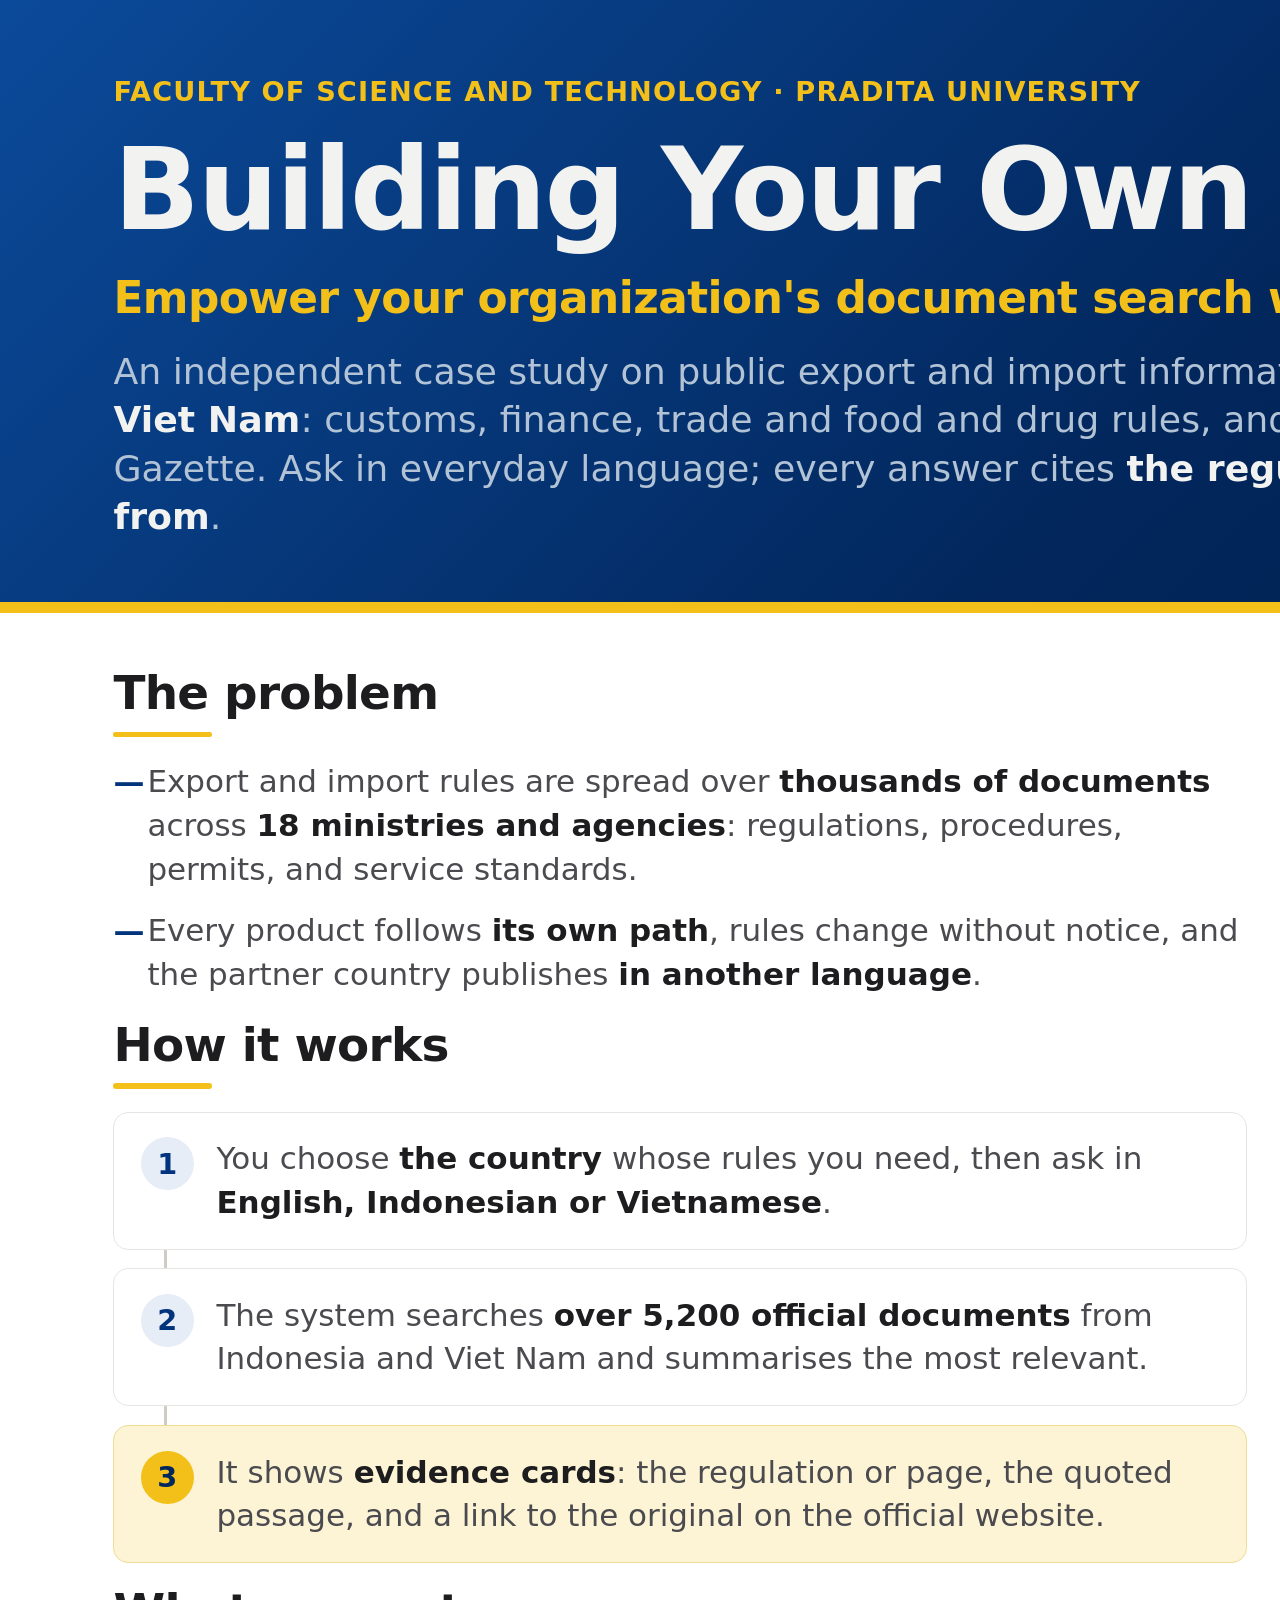
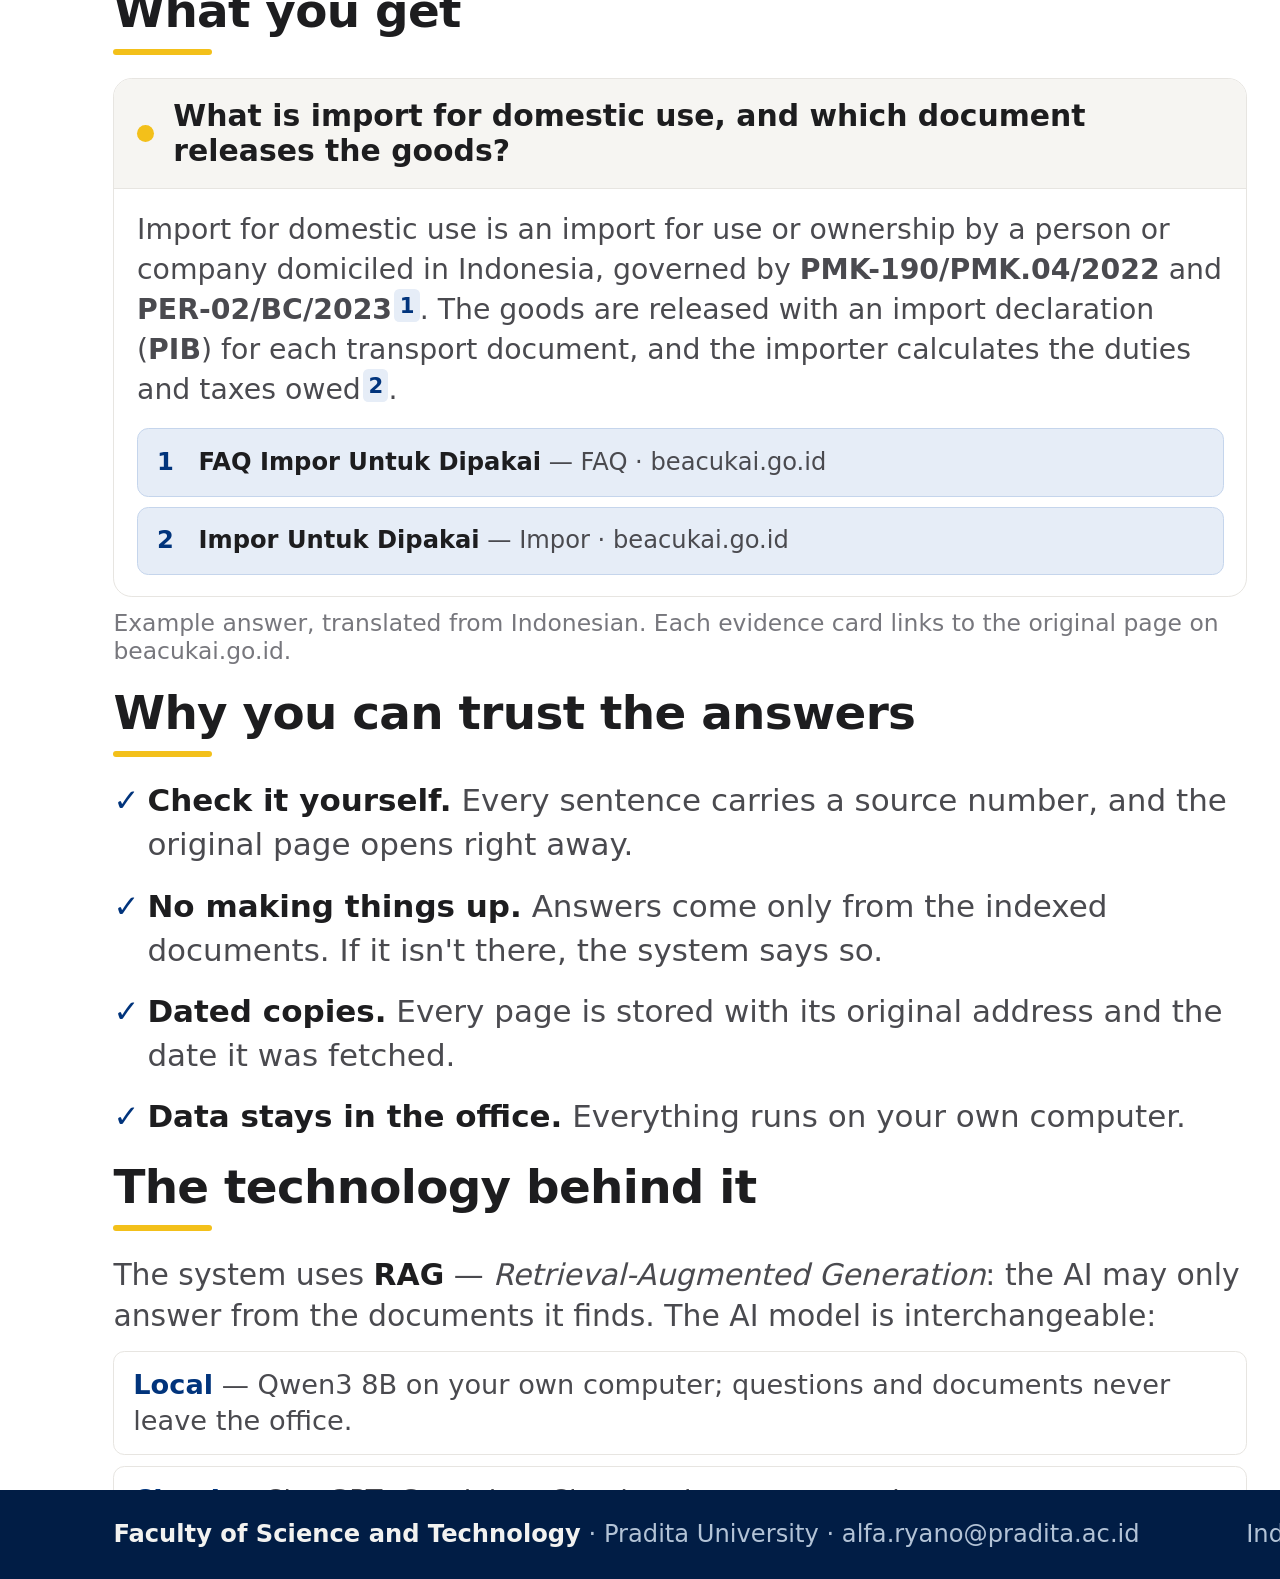
<file: publications/posters/poster_en.html>
<!DOCTYPE html>
<html lang="en">
<head>
<meta charset="utf-8">
<title>Poster A1 (EN) — Building Your Own Local AI · Export-import case study</title>
<style>
/* ==========================================================================
   Poster A1 potret (594 × 841 mm) — Asisten Ekspor Impor, studi kasus
   Bea Cukai dan Kementerian Keuangan
   --------------------------------------------------------------------------
   Memakai sistem warna yang sama dengan landing page produk (navy Bea Cukai
   dan emas lambangnya di atas ramp netral) agar poster dan aplikasinya
   terbaca sebagai satu hal. Tanpa web font: seluruhnya memakai huruf sistem,
   sehingga hasil cetak identik di komputer mana pun.

   Render:  python render_poster.py en   → poster_en.pdf (A1, siap cetak)
   ========================================================================== */

:root {
  --navy:        #01347c;
  --navy-strong: #02275d;
  --navy-text:   #01347c;
  --navy-wash:   #e6edf7;
  --navy-line:   #c5d5ec;
  --gold:        #f3c01a;
  --gold-text:   #7a5a00;
  --gold-wash:   #fdf4d6;
  --gold-line:   #f0dc93;

  --page:  #ffffff;
  --panel: #ffffff;
  --sunken:#f6f5f2;
  --line:  #e7e5e1;
  --line-strong: #cfccc6;

  --ink:   #1d1d1f;
  --ink-2: #4a4a4f;
  --ink-3: #77777d;

  --dark:      #02275d;
  --dark-deep: #011d45;
  --dark-ink:  #f2f2f0;
  --dark-ink-2: #b3c3d6;

  --sans: "Segoe UI Variable Text", "Segoe UI", system-ui, -apple-system, Inter, Arial, sans-serif;
  --display: "Segoe UI Variable Display", "Segoe UI", system-ui, -apple-system, Inter, Arial, sans-serif;
  --mono: "Cascadia Mono", Consolas, ui-monospace, monospace;
}

@page { size: 594mm 841mm; margin: 0; }

* { box-sizing: border-box; margin: 0; padding: 0; }

html, body {
  width: 594mm;
  height: 841mm;
}

body {
  font-family: var(--sans);
  color: var(--ink);
  background: var(--page);
  -webkit-print-color-adjust: exact;
  print-color-adjust: exact;
  display: flex;
  flex-direction: column;
}

/* ---------------------------------------------------------------- header */

.masthead {
  background: linear-gradient(135deg, #0b4a9a 0%, var(--dark) 55%, var(--dark-deep) 100%);
  color: var(--dark-ink);
  padding: 20mm 30mm 16mm;
  border-bottom: 3mm solid var(--gold);
  position: relative;
  overflow: hidden;
}

/* sapuan emas samar di sudut kanan atas, memberi kedalaman pada band gelap */
.masthead::after {
  content: "";
  position: absolute;
  top: -70mm; right: -60mm;
  width: 240mm; height: 240mm;
  border-radius: 50%;
  background: radial-gradient(circle, rgba(243,192,26,0.16) 0%, rgba(243,192,26,0) 68%);
  z-index: 0;
}

/* logo resmi berwarna gelap, jadi diberi alas putih agar terbaca di band gelap */
.brand {
  position: absolute;
  top: 20mm;
  right: 30mm;
  z-index: 2;
  background: #fff;
  border-radius: 3mm;
  padding: 5mm 6mm;
  line-height: 0;
}
.brand img { display: block; width: 95mm; height: auto; }

.kicker {
  font-size: 7.2mm;
  font-weight: 600;
  letter-spacing: 0.30mm;
  text-transform: uppercase;
  color: var(--gold);
  margin-bottom: 7mm;
}

.masthead h1 {
  font-family: var(--display);
  font-size: 30mm;
  line-height: 1.02;
  font-weight: 700;
  letter-spacing: -0.55mm;
  margin-bottom: 6mm;
}

.masthead .tagline {
  font-family: var(--display);
  font-size: 11.6mm;
  line-height: 1.22;
  font-weight: 600;
  letter-spacing: -0.14mm;
  color: var(--gold);
  margin-bottom: 6mm;
  max-width: 440mm;
}

.masthead p {
  font-size: 9.6mm;
  line-height: 1.34;
  font-weight: 400;
  color: var(--dark-ink-2);
  max-width: 440mm;
}
.masthead p b { color: var(--dark-ink); font-weight: 600; }

/* ------------------------------------------------------------------ body */

.sheet {
  flex: 1;
  display: grid;
  grid-template-columns: 300mm 1fr;
  gap: 20mm;
  padding: 14mm 30mm 12mm;
  min-height: 0;
}

.col { display: flex; flex-direction: column; }

h2 {
  font-family: var(--display);
  font-size: 12.4mm;
  font-weight: 700;
  letter-spacing: -0.18mm;
  color: var(--ink);
  margin-bottom: 3mm;
}
h2 + .underline {
  width: 26mm; height: 1.5mm;
  background: var(--gold);
  border-radius: 1mm;
  margin-bottom: 6mm;
}

.block + .block { margin-top: 5.5mm; }

/* ------------------------------------------------------------- daftar */

.points { list-style: none; display: grid; gap: 4.6mm; }

.points li {
  display: grid;
  grid-template-columns: 9mm 1fr;
  align-items: start;
  font-size: 8.2mm;
  line-height: 1.42;
  color: var(--ink-2);
}
.points li b { color: var(--ink); font-weight: 600; }

.points .mark {
  font-size: 8.2mm;
  line-height: 1.42;
  font-weight: 700;
  color: var(--navy);
}
.points.checks .mark { color: var(--navy-text); }

/* -------------------------------------------------------------- langkah */

.steps { display: grid; gap: 0; }

.step {
  display: grid;
  grid-template-columns: 14mm 1fr;
  gap: 6mm;
  align-items: start;
  padding: 6.5mm 7mm;
  background: var(--panel);
  border: 0.5mm solid var(--line);
  border-radius: 4mm;
  font-size: 8.2mm;
  line-height: 1.4;
  color: var(--ink-2);
}
.step b { color: var(--ink); font-weight: 600; }

.step .num {
  width: 14mm; height: 14mm;
  display: grid; place-items: center;
  border-radius: 50%;
  background: var(--navy-wash);
  color: var(--navy-text);
  font-size: 7.6mm;
  font-weight: 700;
}

/* langkah terakhir — hasil yang dilihat pengguna */
.step.final {
  background: var(--gold-wash);
  border-color: var(--gold-line);
}
.step.final .num { background: var(--gold); color: var(--navy-strong); }

.connector {
  width: 0.7mm;
  height: 5mm;
  background: var(--line-strong);
  margin-left: 13.5mm;
}

/* ------------------------------------------------- contoh hasil jawaban */

.demo {
  background: var(--panel);
  border: 0.5mm solid var(--line);
  border-radius: 5mm;
  overflow: hidden;
}

.demo-q {
  display: flex;
  align-items: center;
  gap: 5mm;
  padding: 5.2mm 6mm;
  background: var(--sunken);
  border-bottom: 0.5mm solid var(--line);
  font-size: 7.9mm;
  font-weight: 600;
  color: var(--ink);
}
.demo-q .dot {
  flex: none;
  width: 4.6mm; height: 4.6mm;
  border-radius: 50%;
  background: var(--gold);
}

.demo-a {
  padding: 5.6mm 6mm 5mm;
  font-size: 7.5mm;
  line-height: 1.4;
  color: var(--ink-2);
}
.demo-a .cite {
  display: inline-block;
  min-width: 5.6mm;
  padding: 0.4mm 1.4mm;
  margin-left: 0.6mm;
  border-radius: 1.4mm;
  background: var(--navy-wash);
  color: var(--navy-text);
  font-size: 5.6mm;
  font-weight: 700;
  text-align: center;
  vertical-align: 1.6mm;
}
/* nomor sitasi tidak boleh terpisah sendirian ke baris berikutnya */
.demo-a .keep { white-space: nowrap; }

.demo-sources {
  padding: 0 6mm 5.6mm;
  display: grid;
  gap: 2.8mm;
}
.demo-source {
  display: grid;
  grid-template-columns: 7mm 1fr;
  gap: 4mm;
  align-items: start;
  padding: 4.6mm 5mm;
  background: var(--navy-wash);
  border: 0.4mm solid var(--navy-line);
  border-radius: 3mm;
  font-size: 6.4mm;
  line-height: 1.3;
  color: var(--ink-2);
}
.demo-source .n {
  font-weight: 700;
  color: var(--navy-text);
}
.demo-source b { color: var(--ink); font-weight: 600; }

.demo-caption {
  margin-top: 3mm;
  font-size: 6.2mm;
  color: var(--ink-3);
}

/* ------------------------------------------------------------------ CTA */

.cta {
  background: var(--dark);
  border-radius: 7mm;
  padding: 8mm 11mm 7mm;
  text-align: center;
  color: var(--dark-ink);
}

.cta-kicker {
  font-size: 7.4mm;
  font-weight: 700;
  letter-spacing: 0.6mm;
  text-transform: uppercase;
  color: var(--gold);
  margin-bottom: 6mm;
}

.qr-frame {
  background: #fff;
  border-radius: 4mm;
  padding: 4.4mm;
  width: 70mm;
  margin: 0 auto 6mm;
}
.qr-frame img { display: block; width: 100%; height: auto; image-rendering: pixelated; }

.cta-url {
  font-family: var(--display);
  font-size: 10.4mm;
  font-weight: 700;
  letter-spacing: -0.12mm;
  color: #fff;
  margin-bottom: 3mm;
  word-break: break-word;
}
.cta-hint { font-size: 6.6mm; color: var(--dark-ink-2); }

.cta hr {
  border: 0;
  border-top: 0.4mm solid rgba(255,255,255,0.18);
  margin: 7mm 0;
}

.creds { display: grid; gap: 4.5mm; text-align: left; }
.cred-row {
  display: grid;
  grid-template-columns: 52mm 1fr;
  align-items: center;
  gap: 5mm;
}
.cred-row span { font-size: 6.8mm; color: var(--dark-ink-2); }
.cred-row code {
  font-family: var(--mono);
  font-size: 9mm;
  font-weight: 700;
  color: #fff;
  background: rgba(255,255,255,0.10);
  border: 0.4mm solid rgba(255,255,255,0.22);
  border-radius: 2.6mm;
  padding: 2.4mm 5mm;
  text-align: center;
}

.cta-note {
  margin-top: 6mm;
  font-size: 6.2mm;
  line-height: 1.4;
  color: var(--dark-ink-2);
}

/* --------------------------------------------------------- pertanyaan */

.asks { display: grid; gap: 5mm; }

.ask {
  background: var(--panel);
  border: 0.5mm solid var(--line);
  border-left: 2mm solid var(--gold);
  border-radius: 3.4mm;
  padding: 5.6mm 6.5mm;
  font-size: 7.9mm;
  line-height: 1.34;
  color: var(--ink);
}

.asks-note {
  margin-top: 5mm;
  font-size: 6.2mm;
  line-height: 1.4;
  color: var(--ink-3);
}

/* ------------------------------------------------------------- angka */

/* ditumpuk vertikal: ketiganya satuan berbeda, bukan satu deret yang
   bisa dibandingkan berdampingan */
.stats {
  display: grid;
  gap: 4mm;
}

.stat {
  display: grid;
  grid-template-columns: 70mm 1fr;
  align-items: center;
  gap: 6mm;
  background: var(--sunken);
  border: 0.5mm solid var(--line);
  border-radius: 4mm;
  padding: 3.4mm 7mm;
}
.stat .value {
  font-family: var(--display);
  font-size: 15mm;
  font-weight: 700;
  line-height: 1;
  letter-spacing: -0.3mm;
  color: var(--navy-text);
}
.stat .label {
  font-size: 7.2mm;
  line-height: 1.3;
  color: var(--ink-2);
}

/* ---------------------------------------------------- teknologi (RAG) */

.tech-lead {
  font-size: 7.9mm;
  line-height: 1.38;
  color: var(--ink-2);
  margin-bottom: 4mm;
}
.tech-lead b { color: var(--ink); font-weight: 600; }

.tech-opts { display: grid; gap: 3mm; }

.tech-opt {
  background: var(--panel);
  border: 0.5mm solid var(--line);
  border-radius: 3mm;
  padding: 3.8mm 5mm;
  font-size: 7.2mm;
  line-height: 1.34;
  color: var(--ink-2);
}
.tech-opt b {
  font-weight: 700;
  color: var(--navy-text);
}

/* ------------------------------------------------------------- format */

.chips { display: flex; flex-wrap: wrap; gap: 3.4mm; }

.chip {
  padding: 3.2mm 5.4mm;
  background: var(--panel);
  border: 0.5mm solid var(--line-strong);
  border-radius: 20mm;
  font-size: 6.8mm;
  font-weight: 600;
  color: var(--ink-2);
}
/* bagian situs sumber dibedakan warnanya dari daftar format file */
.chip.ext {
  border-color: var(--gold);
  background: var(--gold-wash);
  color: var(--gold-text);
}

.chips-sub {
  margin: 4.4mm 0 3.6mm;
  font-size: 6.6mm;
  line-height: 1.34;
  color: var(--ink-2);
}
.chips-sub b { color: var(--ink); font-weight: 600; }

/* ------------------------------------------------- spesifikasi & harga */

.spec-line {
  margin-top: 5mm;
  padding: 5mm 6mm;
  background: var(--gold-wash);
  border: 0.5mm solid var(--gold-line);
  border-radius: 3mm;
  font-size: 7.6mm;
  line-height: 1.38;
  color: var(--ink-2);
}
.spec-line b { color: var(--gold-text); font-weight: 700; }

/* ---------------------------------------------------------------- kaki */

.footer {
  background: var(--dark-deep);
  color: var(--dark-ink-2);
  padding: 8mm 30mm;
  display: flex;
  justify-content: space-between;
  align-items: center;
  gap: 20mm;
  font-size: 6.4mm;
}
.footer b { color: var(--dark-ink); font-weight: 600; }
</style>
</head>
<body>

<header class="masthead">
  <div class="brand"><img src="pradita-logo.png" alt="Pradita University logo"></div>
  <div class="kicker">Faculty of Science and Technology &middot; Pradita University</div>
  <h1>Building Your Own Local AI</h1>
  <p class="tagline">Empower your organization's document search with AI</p>
  <p>An independent case study on public export and import information from
     <b>Indonesia</b> and <b>Viet Nam</b>: customs, finance, trade and food and
     drug rules, and the Vietnamese Official Gazette. Ask in everyday language;
     every answer cites <b>the regulation or page it came from</b>.</p>
</header>

<main class="sheet">

  <!-- ============================ left column ============================ -->
  <div class="col">

    <section class="block">
      <h2>The problem</h2><div class="underline"></div>
      <ul class="points">
        <li><span class="mark">—</span>
          <span>Export and import rules are spread over <b>thousands of
          documents</b> across <b>18 ministries and agencies</b>: regulations,
          procedures, permits, and service standards.</span></li>
        <li><span class="mark">—</span>
          <span>Every product follows <b>its own path</b>, rules change
          without notice, and the partner country publishes <b>in another
          language</b>.</span></li>
      </ul>
    </section>

    <section class="block">
      <h2>How it works</h2><div class="underline"></div>
      <div class="steps">
        <div class="step">
          <div class="num">1</div>
          <div>You choose <b>the country</b> whose rules you need, then ask in
               <b>English, Indonesian or Vietnamese</b>.</div>
        </div>
        <div class="connector"></div>
        <div class="step">
          <div class="num">2</div>
          <div>The system searches <b>over 5,200 official documents</b> from
               Indonesia and Viet Nam and summarises the most relevant.</div>
        </div>
        <div class="connector"></div>
        <div class="step final">
          <div class="num">3</div>
          <div>It shows <b>evidence cards</b>: the regulation or page, the
               quoted passage, and a link to the original on the official
               website.</div>
        </div>
      </div>
    </section>

    <section class="block">
      <h2>What you get</h2><div class="underline"></div>
      <div class="demo">
        <div class="demo-q"><span class="dot"></span>What is import for domestic use, and which document releases the goods?</div>
        <div class="demo-a">
          Import for domestic use is an import for use or ownership by a person
          or company domiciled in Indonesia, governed by
          <b>PMK-190/PMK.04/2022</b> and <span class="keep"><b>PER-02/BC/2023</b><span class="cite">1</span>.</span>
          The goods are released with an import declaration (<b>PIB</b>) for
          each transport document, and the importer calculates the duties and
          taxes <span class="keep">owed<span class="cite">2</span>.</span>
        </div>
        <div class="demo-sources">
          <div class="demo-source"><span class="n">1</span>
            <span><b>FAQ Impor Untuk Dipakai</b> — FAQ · beacukai.go.id</span></div>
          <div class="demo-source"><span class="n">2</span>
            <span><b>Impor Untuk Dipakai</b> — Impor · beacukai.go.id</span></div>
        </div>
      </div>
      <p class="demo-caption">Example answer, translated from Indonesian. Each
         evidence card links to the original page on beacukai.go.id.</p>
    </section>

    <section class="block">
      <h2>Why you can trust the answers</h2><div class="underline"></div>
      <ul class="points checks">
        <li><span class="mark">&#10003;</span>
          <span><b>Check it yourself.</b> Every sentence carries a source
          number, and the original page opens right away.</span></li>
        <li><span class="mark">&#10003;</span>
          <span><b>No making things up.</b> Answers come only from the indexed
          documents. If it isn't there, the system says so.</span></li>
        <li><span class="mark">&#10003;</span>
          <span><b>Dated copies.</b> Every page is stored with its original
          address and the date it was fetched.</span></li>
        <li><span class="mark">&#10003;</span>
          <span><b>Data stays in the office.</b> Everything runs on your own
          computer.</span></li>
      </ul>
    </section>

    <section class="block">
      <h2>The technology behind it</h2><div class="underline"></div>
      <p class="tech-lead">The system uses <b>RAG</b> —
         <i>Retrieval-Augmented Generation</i>: the AI may only answer from the
         documents it finds. The AI model is interchangeable:</p>
      <div class="tech-opts">
        <div class="tech-opt"><b>Local</b> — Qwen3 8B on your own computer;
          questions and documents never leave the office.</div>
        <div class="tech-opt"><b>Cloud</b> — ChatGPT, Gemini, or Claude, when
          you want sharper answers.</div>
      </div>
    </section>

  </div>

  <!-- ============================ right column =========================== -->
  <div class="col">

    <section class="cta">
      <div class="cta-kicker">Try it now</div>
      <div class="qr-frame"><img src="qr_code.png" alt="QR code to exim.ayolearn.stream"></div>
      <div class="cta-url">https://exim.ayolearn.stream</div>
      <div class="cta-hint">Scan the QR code, or type the address above</div>
      <hr>
      <div class="creds">
        <div class="cred-row"><span>Username</span><code>guest</code></div>
        <div class="cred-row"><span>Password</span><code>i am guest</code></div>
      </div>
      <div class="cta-note">The guest account can ask questions and download cited documents.</div>
    </section>

    <section class="block">
      <h2>Try asking</h2><div class="underline"></div>
      <div class="asks">
        <div class="ask">Which facilities does KITE give to exporters?</div>
        <div class="ask">What are the rules for export duty on crude palm oil?</div>
        <div class="ask">Which regulation sets import duty rates under the ASEAN Trade in Goods Agreement?</div>
      </div>
      <p class="asks-note">All three already find their sources in the indexed
         documents.</p>
    </section>

    <section class="block">
      <h2>Key Numbers</h2><div class="underline"></div>
      <div class="stats">
        <div class="stat">
          <div class="value">5,200+</div>
          <div class="label">Documents indexed, Indonesia and Viet Nam</div>
        </div>
        <div class="stat">
          <div class="value">177K</div>
          <div class="label">Searchable passages</div>
        </div>
        <div class="stat">
          <div class="value">3</div>
          <div class="label">Languages: English, Indonesian, Vietnamese</div>
        </div>
      </div>
    </section>

    <section class="block">
      <h2>What it can read</h2><div class="underline"></div>
      <div class="chips">
        <span class="chip">PDF</span>
        <span class="chip">Word</span>
        <span class="chip">Excel</span>
        <span class="chip">PowerPoint</span>
        <span class="chip">Web pages</span>
        <span class="chip">CSV</span>
        <span class="chip">Text</span>
        <span class="chip">Images &amp; scans (OCR)</span>
      </div>
      <p class="chips-sub">This demo indexes public content from official
         websites of <b>Indonesia</b> and <b>Viet Nam</b>:</p>
      <div class="chips">
        <span class="chip ext">Procedures</span>
        <span class="chip ext">FAQ</span>
        <span class="chip ext">Tariffs &amp; rates</span>
        <span class="chip ext">Finance regulations</span>
        <span class="chip ext">Certificates of origin</span>
        <span class="chip ext">Food &amp; drug imports</span>
        <span class="chip ext">Vietnamese gazette</span>
      </div>
      <p class="spec-line"><b>Specs:</b> Intel Core i7, 8 GB VGA, 32 GB RAM,
         10 GB storage &mdash; <b>≈ IDR 20 million</b> per unit.</p>
    </section>

  </div>
</main>

<footer class="footer">
  <div><b>Faculty of Science and Technology</b> &middot; Pradita University &middot; alfa.ryano@pradita.ac.id</div>
  <div>Independent case study &middot; not an official service of any government office</div>
</footer>

</body>
</html>
</file>
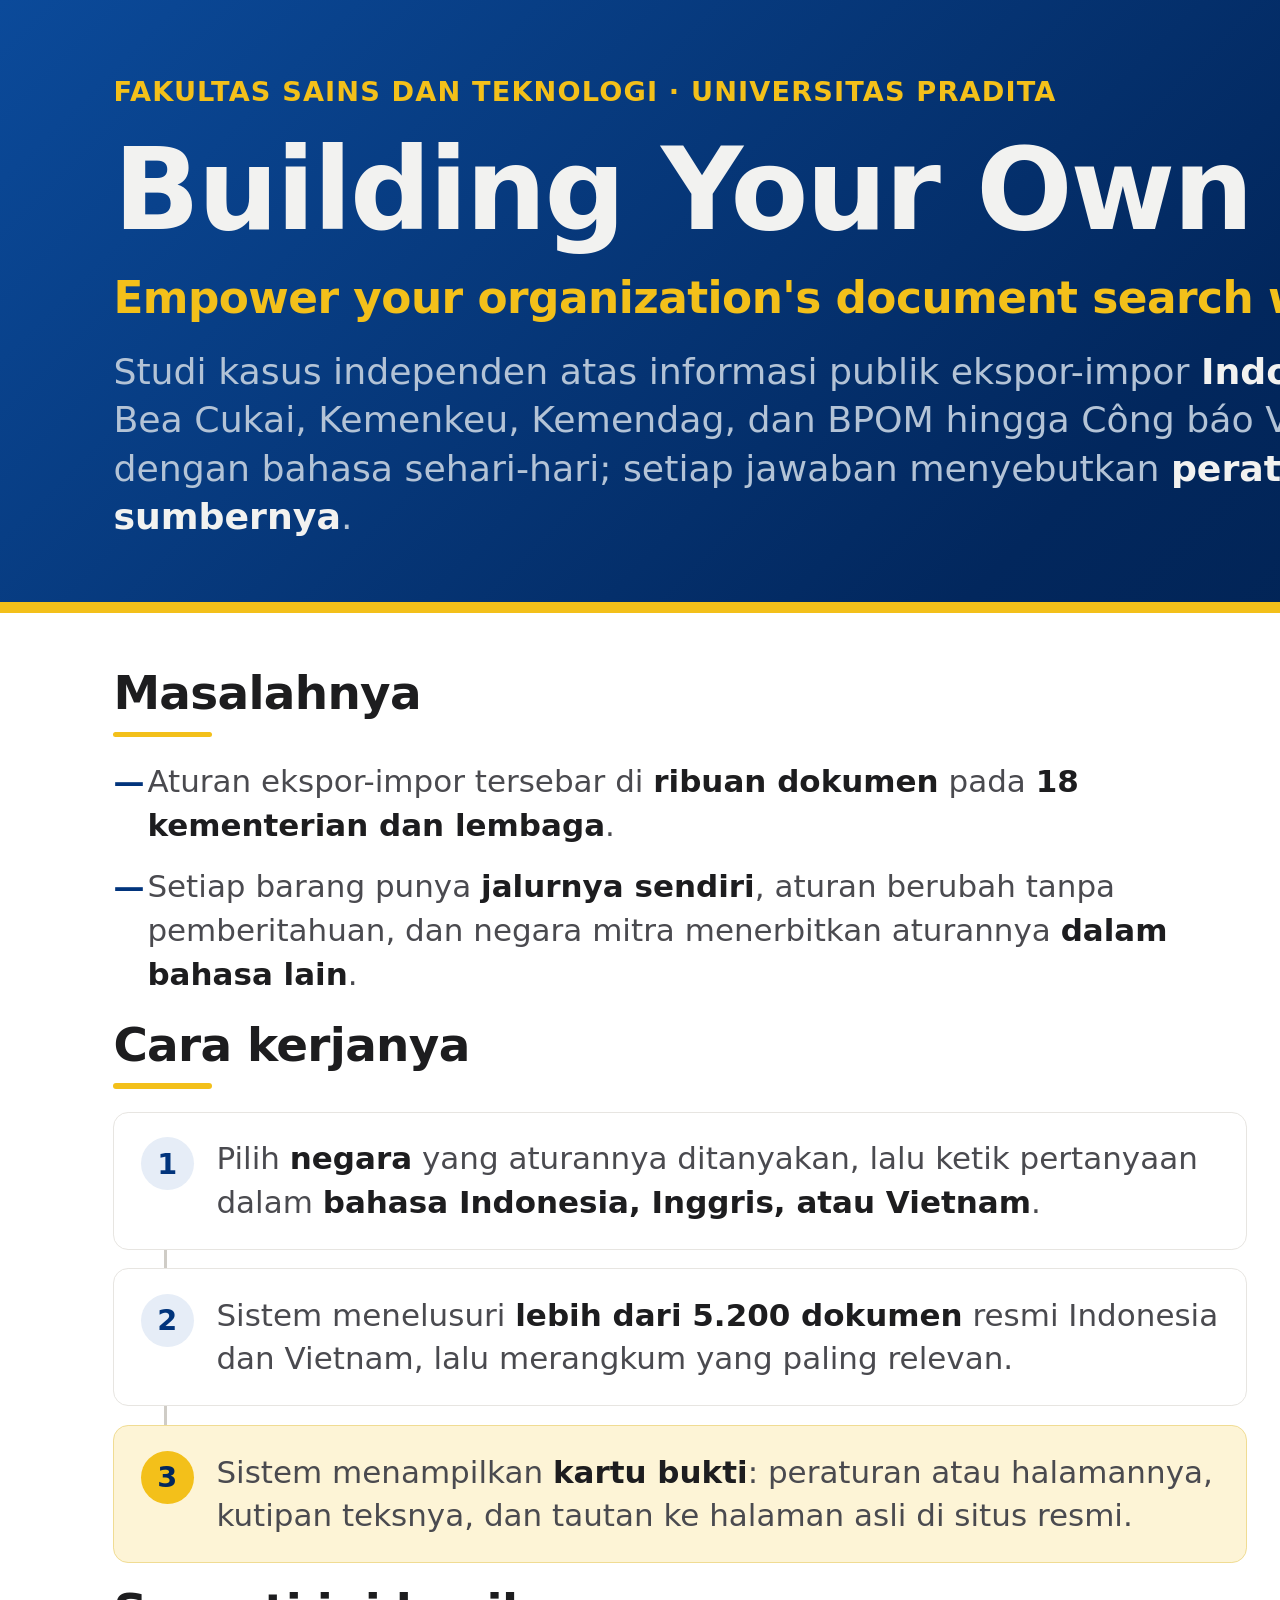
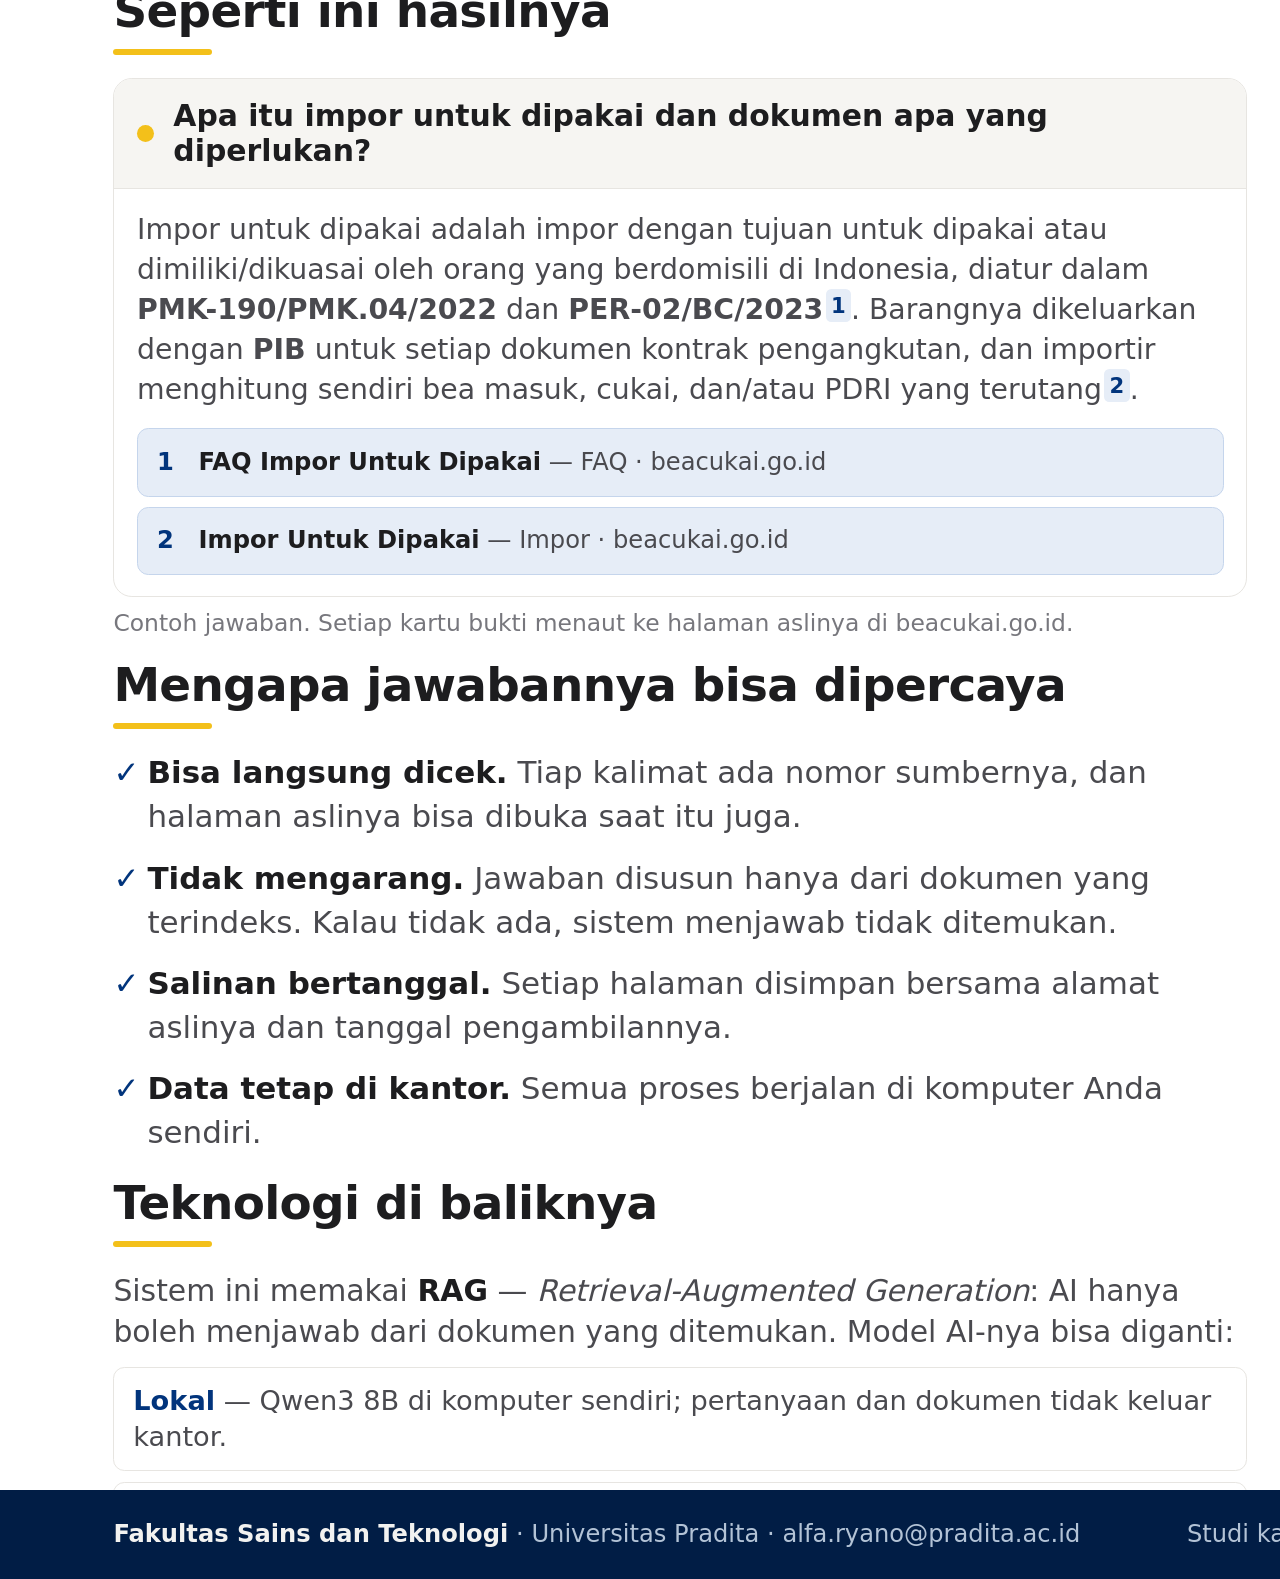
<file: publications/posters/poster_id.html>
<!DOCTYPE html>
<html lang="id">
<head>
<meta charset="utf-8">
<title>Poster A1 (ID) — Building Your Own Local AI · Studi kasus ekspor-impor</title>
<style>
/* ==========================================================================
   Poster A1 potret (594 × 841 mm) — Asisten Ekspor Impor, studi kasus
   Bea Cukai dan Kementerian Keuangan
   --------------------------------------------------------------------------
   Memakai sistem warna yang sama dengan landing page produk (navy Bea Cukai
   dan emas lambangnya di atas ramp netral) agar poster dan aplikasinya
   terbaca sebagai satu hal. Tanpa web font: seluruhnya memakai huruf sistem,
   sehingga hasil cetak identik di komputer mana pun.

   Render:  python render_poster.py id   → poster_id.pdf (A1, siap cetak)
   ========================================================================== */

:root {
  --navy:        #01347c;
  --navy-strong: #02275d;
  --navy-text:   #01347c;
  --navy-wash:   #e6edf7;
  --navy-line:   #c5d5ec;
  --gold:        #f3c01a;
  --gold-text:   #7a5a00;
  --gold-wash:   #fdf4d6;
  --gold-line:   #f0dc93;

  --page:  #ffffff;
  --panel: #ffffff;
  --sunken:#f6f5f2;
  --line:  #e7e5e1;
  --line-strong: #cfccc6;

  --ink:   #1d1d1f;
  --ink-2: #4a4a4f;
  --ink-3: #77777d;

  --dark:      #02275d;
  --dark-deep: #011d45;
  --dark-ink:  #f2f2f0;
  --dark-ink-2: #b3c3d6;

  --sans: "Segoe UI Variable Text", "Segoe UI", system-ui, -apple-system, Inter, Arial, sans-serif;
  --display: "Segoe UI Variable Display", "Segoe UI", system-ui, -apple-system, Inter, Arial, sans-serif;
  --mono: "Cascadia Mono", Consolas, ui-monospace, monospace;
}

@page { size: 594mm 841mm; margin: 0; }

* { box-sizing: border-box; margin: 0; padding: 0; }

html, body {
  width: 594mm;
  height: 841mm;
}

body {
  font-family: var(--sans);
  color: var(--ink);
  background: var(--page);
  -webkit-print-color-adjust: exact;
  print-color-adjust: exact;
  display: flex;
  flex-direction: column;
}

/* ---------------------------------------------------------------- header */

.masthead {
  background: linear-gradient(135deg, #0b4a9a 0%, var(--dark) 55%, var(--dark-deep) 100%);
  color: var(--dark-ink);
  padding: 20mm 30mm 16mm;
  border-bottom: 3mm solid var(--gold);
  position: relative;
  overflow: hidden;
}

/* sapuan emas samar di sudut kanan atas, memberi kedalaman pada band gelap */
.masthead::after {
  content: "";
  position: absolute;
  top: -70mm; right: -60mm;
  width: 240mm; height: 240mm;
  border-radius: 50%;
  background: radial-gradient(circle, rgba(243,192,26,0.16) 0%, rgba(243,192,26,0) 68%);
  z-index: 0;
}

/* logo resmi berwarna gelap, jadi diberi alas putih agar terbaca di band gelap */
.brand {
  position: absolute;
  top: 20mm;
  right: 30mm;
  z-index: 2;
  background: #fff;
  border-radius: 3mm;
  padding: 5mm 6mm;
  line-height: 0;
}
.brand img { display: block; width: 95mm; height: auto; }

.kicker {
  font-size: 7.2mm;
  font-weight: 600;
  letter-spacing: 0.30mm;
  text-transform: uppercase;
  color: var(--gold);
  margin-bottom: 7mm;
}

.masthead h1 {
  font-family: var(--display);
  font-size: 30mm;
  line-height: 1.02;
  font-weight: 700;
  letter-spacing: -0.55mm;
  margin-bottom: 6mm;
}

.masthead .tagline {
  font-family: var(--display);
  font-size: 11.6mm;
  line-height: 1.22;
  font-weight: 600;
  letter-spacing: -0.14mm;
  color: var(--gold);
  margin-bottom: 6mm;
  max-width: 440mm;
}

.masthead p {
  font-size: 9.6mm;
  line-height: 1.34;
  font-weight: 400;
  color: var(--dark-ink-2);
  max-width: 440mm;
}
.masthead p b { color: var(--dark-ink); font-weight: 600; }

/* ------------------------------------------------------------------ body */

.sheet {
  flex: 1;
  display: grid;
  grid-template-columns: 300mm 1fr;
  gap: 20mm;
  padding: 14mm 30mm 12mm;
  min-height: 0;
}

.col { display: flex; flex-direction: column; }

h2 {
  font-family: var(--display);
  font-size: 12.4mm;
  font-weight: 700;
  letter-spacing: -0.18mm;
  color: var(--ink);
  margin-bottom: 3mm;
}
h2 + .underline {
  width: 26mm; height: 1.5mm;
  background: var(--gold);
  border-radius: 1mm;
  margin-bottom: 6mm;
}

.block + .block { margin-top: 5.5mm; }

/* ------------------------------------------------------------- daftar */

.points { list-style: none; display: grid; gap: 4.6mm; }

.points li {
  display: grid;
  grid-template-columns: 9mm 1fr;
  align-items: start;
  font-size: 8.2mm;
  line-height: 1.42;
  color: var(--ink-2);
}
.points li b { color: var(--ink); font-weight: 600; }

.points .mark {
  font-size: 8.2mm;
  line-height: 1.42;
  font-weight: 700;
  color: var(--navy);
}
.points.checks .mark { color: var(--navy-text); }

/* -------------------------------------------------------------- langkah */

.steps { display: grid; gap: 0; }

.step {
  display: grid;
  grid-template-columns: 14mm 1fr;
  gap: 6mm;
  align-items: start;
  padding: 6.5mm 7mm;
  background: var(--panel);
  border: 0.5mm solid var(--line);
  border-radius: 4mm;
  font-size: 8.2mm;
  line-height: 1.4;
  color: var(--ink-2);
}
.step b { color: var(--ink); font-weight: 600; }

.step .num {
  width: 14mm; height: 14mm;
  display: grid; place-items: center;
  border-radius: 50%;
  background: var(--navy-wash);
  color: var(--navy-text);
  font-size: 7.6mm;
  font-weight: 700;
}

/* langkah terakhir — hasil yang dilihat pengguna */
.step.final {
  background: var(--gold-wash);
  border-color: var(--gold-line);
}
.step.final .num { background: var(--gold); color: var(--navy-strong); }

.connector {
  width: 0.7mm;
  height: 5mm;
  background: var(--line-strong);
  margin-left: 13.5mm;
}

/* ------------------------------------------------- contoh hasil jawaban */

.demo {
  background: var(--panel);
  border: 0.5mm solid var(--line);
  border-radius: 5mm;
  overflow: hidden;
}

.demo-q {
  display: flex;
  align-items: center;
  gap: 5mm;
  padding: 5.2mm 6mm;
  background: var(--sunken);
  border-bottom: 0.5mm solid var(--line);
  font-size: 7.9mm;
  font-weight: 600;
  color: var(--ink);
}
.demo-q .dot {
  flex: none;
  width: 4.6mm; height: 4.6mm;
  border-radius: 50%;
  background: var(--gold);
}

.demo-a {
  padding: 5.6mm 6mm 5mm;
  font-size: 7.5mm;
  line-height: 1.4;
  color: var(--ink-2);
}
.demo-a .cite {
  display: inline-block;
  min-width: 5.6mm;
  padding: 0.4mm 1.4mm;
  margin-left: 0.6mm;
  border-radius: 1.4mm;
  background: var(--navy-wash);
  color: var(--navy-text);
  font-size: 5.6mm;
  font-weight: 700;
  text-align: center;
  vertical-align: 1.6mm;
}
/* nomor sitasi tidak boleh terpisah sendirian ke baris berikutnya */
.demo-a .keep { white-space: nowrap; }

.demo-sources {
  padding: 0 6mm 5.6mm;
  display: grid;
  gap: 2.8mm;
}
.demo-source {
  display: grid;
  grid-template-columns: 7mm 1fr;
  gap: 4mm;
  align-items: start;
  padding: 4.6mm 5mm;
  background: var(--navy-wash);
  border: 0.4mm solid var(--navy-line);
  border-radius: 3mm;
  font-size: 6.4mm;
  line-height: 1.3;
  color: var(--ink-2);
}
.demo-source .n {
  font-weight: 700;
  color: var(--navy-text);
}
.demo-source b { color: var(--ink); font-weight: 600; }

.demo-caption {
  margin-top: 3mm;
  font-size: 6.2mm;
  color: var(--ink-3);
}

/* ------------------------------------------------------------------ CTA */

.cta {
  background: var(--dark);
  border-radius: 7mm;
  padding: 8mm 11mm 7mm;
  text-align: center;
  color: var(--dark-ink);
}

.cta-kicker {
  font-size: 7.4mm;
  font-weight: 700;
  letter-spacing: 0.6mm;
  text-transform: uppercase;
  color: var(--gold);
  margin-bottom: 6mm;
}

.qr-frame {
  background: #fff;
  border-radius: 4mm;
  padding: 4.4mm;
  width: 70mm;
  margin: 0 auto 6mm;
}
.qr-frame img { display: block; width: 100%; height: auto; image-rendering: pixelated; }

.cta-url {
  font-family: var(--display);
  font-size: 10.4mm;
  font-weight: 700;
  letter-spacing: -0.12mm;
  color: #fff;
  margin-bottom: 3mm;
  word-break: break-word;
}
.cta-hint { font-size: 6.6mm; color: var(--dark-ink-2); }

.cta hr {
  border: 0;
  border-top: 0.4mm solid rgba(255,255,255,0.18);
  margin: 7mm 0;
}

.creds { display: grid; gap: 4.5mm; text-align: left; }
.cred-row {
  display: grid;
  grid-template-columns: 52mm 1fr;
  align-items: center;
  gap: 5mm;
}
.cred-row span { font-size: 6.8mm; color: var(--dark-ink-2); }
.cred-row code {
  font-family: var(--mono);
  font-size: 9mm;
  font-weight: 700;
  color: #fff;
  background: rgba(255,255,255,0.10);
  border: 0.4mm solid rgba(255,255,255,0.22);
  border-radius: 2.6mm;
  padding: 2.4mm 5mm;
  text-align: center;
}

.cta-note {
  margin-top: 6mm;
  font-size: 6.2mm;
  line-height: 1.4;
  color: var(--dark-ink-2);
}

/* --------------------------------------------------------- pertanyaan */

.asks { display: grid; gap: 5mm; }

.ask {
  background: var(--panel);
  border: 0.5mm solid var(--line);
  border-left: 2mm solid var(--gold);
  border-radius: 3.4mm;
  padding: 5.6mm 6.5mm;
  font-size: 7.9mm;
  line-height: 1.34;
  color: var(--ink);
}

.asks-note {
  margin-top: 5mm;
  font-size: 6.2mm;
  line-height: 1.4;
  color: var(--ink-3);
}

/* ------------------------------------------------------------- angka */

/* ditumpuk vertikal: ketiganya satuan berbeda, bukan satu deret yang
   bisa dibandingkan berdampingan */
.stats {
  display: grid;
  gap: 4mm;
}

.stat {
  display: grid;
  grid-template-columns: 70mm 1fr;
  align-items: center;
  gap: 6mm;
  background: var(--sunken);
  border: 0.5mm solid var(--line);
  border-radius: 4mm;
  padding: 3.4mm 7mm;
}
.stat .value {
  font-family: var(--display);
  font-size: 15mm;
  font-weight: 700;
  line-height: 1;
  letter-spacing: -0.3mm;
  color: var(--navy-text);
}
.stat .label {
  font-size: 7.2mm;
  line-height: 1.3;
  color: var(--ink-2);
}

/* ---------------------------------------------------- teknologi (RAG) */

.tech-lead {
  font-size: 7.9mm;
  line-height: 1.38;
  color: var(--ink-2);
  margin-bottom: 4mm;
}
.tech-lead b { color: var(--ink); font-weight: 600; }

.tech-opts { display: grid; gap: 3mm; }

.tech-opt {
  background: var(--panel);
  border: 0.5mm solid var(--line);
  border-radius: 3mm;
  padding: 3.8mm 5mm;
  font-size: 7.2mm;
  line-height: 1.34;
  color: var(--ink-2);
}
.tech-opt b {
  font-weight: 700;
  color: var(--navy-text);
}

/* ------------------------------------------------------------- format */

.chips { display: flex; flex-wrap: wrap; gap: 3.4mm; }

.chip {
  padding: 3.2mm 5.4mm;
  background: var(--panel);
  border: 0.5mm solid var(--line-strong);
  border-radius: 20mm;
  font-size: 6.8mm;
  font-weight: 600;
  color: var(--ink-2);
}
/* bagian situs sumber dibedakan warnanya dari daftar format file */
.chip.ext {
  border-color: var(--gold);
  background: var(--gold-wash);
  color: var(--gold-text);
}

.chips-sub {
  margin: 4.4mm 0 3.6mm;
  font-size: 6.6mm;
  line-height: 1.34;
  color: var(--ink-2);
}
.chips-sub b { color: var(--ink); font-weight: 600; }

/* ------------------------------------------------- spesifikasi & harga */

.spec-line {
  margin-top: 5mm;
  padding: 5mm 6mm;
  background: var(--gold-wash);
  border: 0.5mm solid var(--gold-line);
  border-radius: 3mm;
  font-size: 7.6mm;
  line-height: 1.38;
  color: var(--ink-2);
}
.spec-line b { color: var(--gold-text); font-weight: 700; }

/* ---------------------------------------------------------------- kaki */

.footer {
  background: var(--dark-deep);
  color: var(--dark-ink-2);
  padding: 8mm 30mm;
  display: flex;
  justify-content: space-between;
  align-items: center;
  gap: 20mm;
  font-size: 6.4mm;
}
.footer b { color: var(--dark-ink); font-weight: 600; }
</style>
</head>
<body>

<header class="masthead">
  <div class="brand"><img src="pradita-logo.png" alt="Logo Universitas Pradita"></div>
  <div class="kicker">Fakultas Sains dan Teknologi &middot; Universitas Pradita</div>
  <h1>Building Your Own Local AI</h1>
  <p class="tagline">Empower your organization's document search with AI</p>
  <p>Studi kasus independen atas informasi publik ekspor-impor
     <b>Indonesia</b> dan <b>Vietnam</b>, dari Bea Cukai, Kemenkeu, Kemendag,
     dan BPOM hingga Công báo Vietnam. Tanyakan apa saja dengan bahasa
     sehari-hari; setiap jawaban menyebutkan <b>peraturan atau halaman
     sumbernya</b>.</p>
</header>

<main class="sheet">

  <!-- ============================ kolom kiri ============================ -->
  <div class="col">

    <section class="block">
      <h2>Masalahnya</h2><div class="underline"></div>
      <ul class="points">
        <li><span class="mark">—</span>
          <span>Aturan ekspor-impor tersebar di <b>ribuan dokumen</b> pada
          <b>18 kementerian dan lembaga</b>.</span></li>
        <li><span class="mark">—</span>
          <span>Setiap barang punya <b>jalurnya sendiri</b>, aturan berubah
          tanpa pemberitahuan, dan negara mitra menerbitkan aturannya
          <b>dalam bahasa lain</b>.</span></li>
      </ul>
    </section>

    <section class="block">
      <h2>Cara kerjanya</h2><div class="underline"></div>
      <div class="steps">
        <div class="step">
          <div class="num">1</div>
          <div>Pilih <b>negara</b> yang aturannya ditanyakan, lalu ketik
               pertanyaan dalam <b>bahasa Indonesia, Inggris, atau Vietnam</b>.</div>
        </div>
        <div class="connector"></div>
        <div class="step">
          <div class="num">2</div>
          <div>Sistem menelusuri <b>lebih dari 5.200 dokumen</b> resmi Indonesia
               dan Vietnam, lalu merangkum yang paling relevan.</div>
        </div>
        <div class="connector"></div>
        <div class="step final">
          <div class="num">3</div>
          <div>Sistem menampilkan <b>kartu bukti</b>: peraturan atau
               halamannya, kutipan teksnya, dan tautan ke halaman asli di situs
               resmi.</div>
        </div>
      </div>
    </section>

    <section class="block">
      <h2>Seperti ini hasilnya</h2><div class="underline"></div>
      <div class="demo">
        <div class="demo-q"><span class="dot"></span>Apa itu impor untuk dipakai dan dokumen apa yang diperlukan?</div>
        <div class="demo-a">
          Impor untuk dipakai adalah impor dengan tujuan untuk dipakai atau
          dimiliki/dikuasai oleh orang yang berdomisili di Indonesia, diatur
          dalam <b>PMK-190/PMK.04/2022</b> dan <span class="keep"><b>PER-02/BC/2023</b><span class="cite">1</span>.</span>
          Barangnya dikeluarkan dengan <b>PIB</b> untuk setiap dokumen kontrak
          pengangkutan, dan importir menghitung sendiri bea masuk, cukai,
          dan/atau PDRI yang <span class="keep">terutang<span class="cite">2</span>.</span>
        </div>
        <div class="demo-sources">
          <div class="demo-source"><span class="n">1</span>
            <span><b>FAQ Impor Untuk Dipakai</b> — FAQ · beacukai.go.id</span></div>
          <div class="demo-source"><span class="n">2</span>
            <span><b>Impor Untuk Dipakai</b> — Impor · beacukai.go.id</span></div>
        </div>
      </div>
      <p class="demo-caption">Contoh jawaban. Setiap kartu bukti menaut ke
         halaman aslinya di beacukai.go.id.</p>
    </section>

    <section class="block">
      <h2>Mengapa jawabannya bisa dipercaya</h2><div class="underline"></div>
      <ul class="points checks">
        <li><span class="mark">&#10003;</span>
          <span><b>Bisa langsung dicek.</b> Tiap kalimat ada nomor sumbernya,
          dan halaman aslinya bisa dibuka saat itu juga.</span></li>
        <li><span class="mark">&#10003;</span>
          <span><b>Tidak mengarang.</b> Jawaban disusun hanya dari dokumen yang
          terindeks. Kalau tidak ada, sistem menjawab tidak ditemukan.</span></li>
        <li><span class="mark">&#10003;</span>
          <span><b>Salinan bertanggal.</b> Setiap halaman disimpan bersama
          alamat aslinya dan tanggal pengambilannya.</span></li>
        <li><span class="mark">&#10003;</span>
          <span><b>Data tetap di kantor.</b> Semua proses berjalan di komputer
          Anda sendiri.</span></li>
      </ul>
    </section>

    <section class="block">
      <h2>Teknologi di baliknya</h2><div class="underline"></div>
      <p class="tech-lead">Sistem ini memakai <b>RAG</b> —
         <i>Retrieval-Augmented Generation</i>: AI hanya boleh menjawab dari
         dokumen yang ditemukan. Model AI-nya bisa diganti:</p>
      <div class="tech-opts">
        <div class="tech-opt"><b>Lokal</b> — Qwen3 8B di komputer sendiri;
          pertanyaan dan dokumen tidak keluar kantor.</div>
        <div class="tech-opt"><b>Publik</b> — ChatGPT, Gemini, atau Claude,
          bila ingin jawaban yang lebih tajam.</div>
      </div>
    </section>

  </div>

  <!-- ============================ kolom kanan =========================== -->
  <div class="col">

    <section class="cta">
      <div class="cta-kicker">Coba sekarang</div>
      <div class="qr-frame"><img src="qr_code.png" alt="Kode QR menuju exim.ayolearn.stream"></div>
      <div class="cta-url">https://exim.ayolearn.stream</div>
      <div class="cta-hint">Pindai QR, atau ketik alamat di atas</div>
      <hr>
      <div class="creds">
        <div class="cred-row"><span>Nama pengguna</span><code>guest</code></div>
        <div class="cred-row"><span>Kata sandi</span><code>i am guest</code></div>
      </div>
      <div class="cta-note">Akun tamu boleh bertanya dan mengunduh dokumen yang disitasi.</div>
    </section>

    <section class="block">
      <h2>Contoh pertanyaan</h2><div class="underline"></div>
      <div class="asks">
        <div class="ask">Apa saja fasilitas KITE bagi eksportir?</div>
        <div class="ask">Apa aturan bea keluar minyak sawit mentah (CPO)?</div>
        <div class="ask">Peraturan apa yang menetapkan tarif bea masuk dalam ASEAN Trade in Goods Agreement?</div>
      </div>
      <p class="asks-note">Ketiganya sudah menemukan sumbernya di dokumen yang terindeks.</p>
    </section>

    <section class="block">
      <h2>Angka Kunci</h2><div class="underline"></div>
      <div class="stats">
        <div class="stat">
          <div class="value">5.200+</div>
          <div class="label">Dokumen terindeks, Indonesia dan Vietnam</div>
        </div>
        <div class="stat">
          <div class="value">177 ribu</div>
          <div class="label">Potongan teks yang bisa dicari</div>
        </div>
        <div class="stat">
          <div class="value">3</div>
          <div class="label">Bahasa: Indonesia, Inggris, Vietnam</div>
        </div>
      </div>
    </section>

    <section class="block">
      <h2>Yang bisa dibaca</h2><div class="underline"></div>
      <div class="chips">
        <span class="chip">PDF</span>
        <span class="chip">Word</span>
        <span class="chip">Excel</span>
        <span class="chip">PowerPoint</span>
        <span class="chip">Halaman web</span>
        <span class="chip">CSV</span>
        <span class="chip">Teks</span>
        <span class="chip">Gambar &amp; pindaian (OCR)</span>
      </div>
      <p class="chips-sub">Demo ini mengindeks konten publik dari situs resmi
         <b>Indonesia</b> dan <b>Vietnam</b>:</p>
      <div class="chips">
        <span class="chip ext">Prosedur</span>
        <span class="chip ext">FAQ</span>
        <span class="chip ext">Tarif &amp; kurs</span>
        <span class="chip ext">PMK</span>
        <span class="chip ext">SKA</span>
        <span class="chip ext">Impor pangan &amp; obat (BPOM)</span>
        <span class="chip ext">Công báo Vietnam</span>
      </div>
      <p class="spec-line"><b>Spesifikasi:</b> Intel Core i7, VGA 8 GB, RAM
         32 GB, penyimpanan 10 GB &mdash; <b>± Rp 20 juta</b> per unit.</p>
    </section>

  </div>
</main>

<footer class="footer">
  <div><b>Fakultas Sains dan Teknologi</b> &middot; Universitas Pradita &middot; alfa.ryano@pradita.ac.id</div>
  <div>Studi kasus independen &middot; bukan layanan resmi instansi pemerintah mana pun</div>
</footer>

</body>
</html>
</file>
